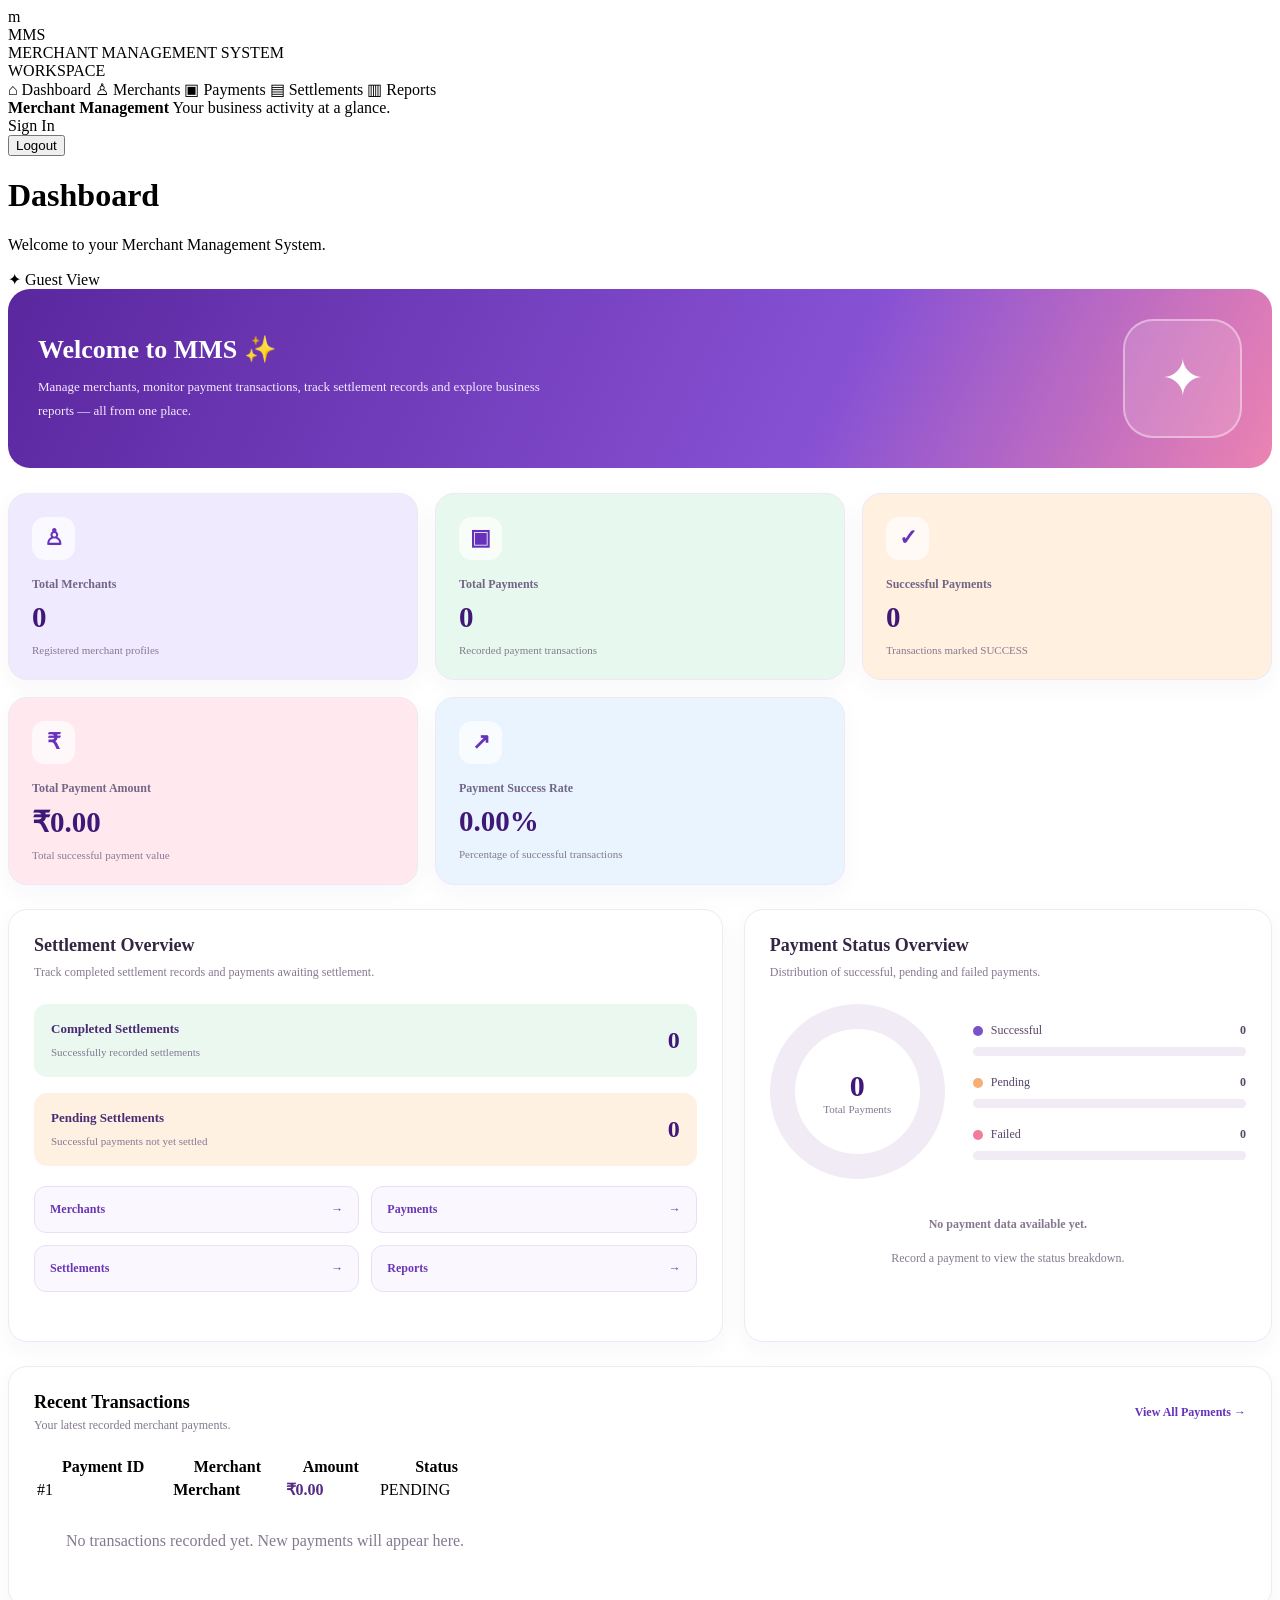
<file: src/main/resources/templates/index.html>
<!DOCTYPE html>
<html lang="en" xmlns:th="http://www.thymeleaf.org">

<head>
    <meta charset="UTF-8">
    <meta name="viewport"
          content="width=device-width, initial-scale=1.0">

    <title>MMS | Dashboard</title>

    <link rel="stylesheet" th:href="@{/css/mms-theme.css}">
    <link rel="stylesheet" th:href="@{/css/premium-pages.css}">
    <link rel="stylesheet" th:href="@{/css/premium-unified.css(v=3)}">

    <style>
        :root {
            --purple: #6631bb;
            --deep-purple: #401878;
            --pink: #f7779b;
            --peach: #ffbd91;
            --text: #342543;
            --muted: #857991;
            --border: #efe8f5;
        }

        .dashboard-banner {
            display: flex;
            align-items: center;
            justify-content: space-between;
            gap: 24px;
            padding: 30px;
            margin-bottom: 25px;
            border-radius: 22px;
            background: linear-gradient(
                115deg, #5b279f, #8751d4 65%, #ec83b2
            );
            color: white;
            overflow: hidden;
        }

        .dashboard-banner h2 {
            margin: 0 0 10px;
            font-size: 26px;
            color: white;
        }

        .dashboard-banner p {
            margin: 0;
            max-width: 540px;
            color: #f5eaff;
            font-size: 13px;
            line-height: 1.8;
        }

        .banner-decoration {
            display: grid;
            place-items: center;
            flex-shrink: 0;
            width: 115px;
            height: 115px;
            border: 2px solid #ffffff65;
            border-radius: 30px;
            background: #ffffff24;
            font-size: 52px;
        }

        .stats-grid {
            display: grid;
            grid-template-columns: repeat(5, minmax(0, 1fr));
            gap: 17px;
            margin-bottom: 24px;
        }

        .stat-card {
            padding: 23px;
            border: 1px solid var(--border);
            border-radius: 19px;
            box-shadow: 0 8px 24px #3920640a;
        }

        .stat-card:nth-child(1) { background: #f0eaff; }
        .stat-card:nth-child(2) { background: #e7f8ef; }
        .stat-card:nth-child(3) { background: #fff0df; }
        .stat-card:nth-child(4) { background: #ffe9ef; }
        .stat-card:nth-child(5) { background: #e9f4ff; }

        .stat-icon {
            display: grid;
            place-items: center;
            width: 43px;
            height: 43px;
            margin-bottom: 17px;
            border-radius: 13px;
            background: #ffffffb5;
            color: var(--purple);
            font-size: 22px;
            font-weight: 800;
        }

        .stat-label {
            display: block;
            margin-bottom: 9px;
            color: #736587;
            font-size: 12px;
            font-weight: 700;
        }

        .stat-value {
            display: block;
            color: var(--deep-purple);
            font-size: 29px;
            font-weight: 800;
            overflow-wrap: anywhere;
        }

        .stat-description {
            display: block;
            margin-top: 10px;
            color: var(--muted);
            font-size: 11px;
        }

        .dashboard-grid {
            display: grid;
            grid-template-columns:
                minmax(0, 1.15fr) minmax(0, 0.85fr);
            gap: 21px;
            margin-bottom: 24px;
        }

        .dashboard-panel {
            padding: 25px;
            border: 1px solid var(--border);
            border-radius: 19px;
            background: white;
            box-shadow: 0 8px 24px #3920640a;
        }

        .panel-heading {
            margin-bottom: 22px;
        }

        .panel-heading h3 {
            margin: 0 0 6px;
            color: var(--text);
            font-size: 18px;
            font-weight: 800;
        }

        .panel-heading p {
            margin: 0;
            color: var(--muted);
            font-size: 12px;
            line-height: 1.7;
        }

        .settlement-list {
            display: flex;
            flex-direction: column;
            gap: 16px;
        }

        .settlement-item {
            display: flex;
            justify-content: space-between;
            align-items: center;
            gap: 12px;
            padding: 17px;
            border-radius: 13px;
            background: #f8f4ff;
        }

        .settlement-item.completed { background: #eaf8f0; }
        .settlement-item.pending { background: #fff1e2; }

        .settlement-item strong {
            display: block;
            margin-bottom: 5px;
            color: #4b2b73;
            font-size: 13px;
        }

        .settlement-item small {
            color: var(--muted);
            font-size: 11px;
        }

        .settlement-count {
            color: var(--deep-purple);
            font-size: 24px;
            font-weight: 800;
        }

        .quick-links {
            display: grid;
            grid-template-columns: repeat(2, minmax(0, 1fr));
            gap: 12px;
            margin-top: 20px;
        }

        .quick-link {
            display: flex;
            align-items: center;
            justify-content: space-between;
            gap: 10px;
            padding: 15px;
            border: 1px solid #e9dff9;
            border-radius: 12px;
            background: #faf7ff;
            color: #6936b4;
            text-decoration: none;
            font-size: 12px;
            font-weight: 800;
            transition: 0.2s;
        }

        .quick-link:hover {
            background: #eee5ff;
            transform: translateY(-2px);
        }

        .status-layout {
            display: flex;
            align-items: center;
            justify-content: center;
            flex-wrap: wrap;
            gap: 28px;
        }

        .donut {
            display: grid;
            place-items: center;
            flex-shrink: 0;
            width: 175px;
            height: 175px;
            border-radius: 50%;
            background: #f0ebf5;
        }

        .donut-hole {
            display: flex;
            flex-direction: column;
            justify-content: center;
            align-items: center;
            width: 125px;
            height: 125px;
            border-radius: 50%;
            background: white;
            text-align: center;
        }

        .donut-hole strong {
            color: var(--deep-purple);
            font-size: 30px;
            font-weight: 800;
        }

        .donut-hole small {
            color: var(--muted);
            font-size: 11px;
        }

        .status-breakdown {
            flex: 1;
            min-width: 180px;
            display: flex;
            flex-direction: column;
            gap: 19px;
        }

        .status-row {
            display: flex;
            justify-content: space-between;
            gap: 12px;
            margin-bottom: 9px;
            color: #574568;
            font-size: 12px;
        }

        .status-label {
            display: flex;
            align-items: center;
            gap: 8px;
        }

        .status-dot {
            display: inline-block;
            width: 10px;
            height: 10px;
            border-radius: 50%;
        }

        .progress-track {
            height: 9px;
            overflow: hidden;
            border-radius: 20px;
            background: #f0ebf5;
        }

        .progress-fill {
            height: 100%;
            width: 0%;
            border-radius: inherit;
        }

        .chart-empty {
            padding: 35px 15px;
            color: var(--muted);
            text-align: center;
            font-size: 12px;
            line-height: 1.8;
        }

        .transactions-panel {
            margin-bottom: 24px;
        }

        .panel-toolbar {
            display: flex;
            justify-content: space-between;
            align-items: center;
            flex-wrap: wrap;
            gap: 12px;
            margin-bottom: 22px;
        }

        .panel-toolbar h3 {
            margin: 0 0 5px;
            font-size: 18px;
        }

        .panel-toolbar p {
            margin: 0;
            color: var(--muted);
            font-size: 12px;
        }

        .view-all {
            color: var(--purple);
            font-size: 12px;
            font-weight: 800;
            text-decoration: none;
        }

        .amount-cell {
            color: #542b85;
            font-weight: 800;
        }

        .empty {
            padding: 30px;
            color: var(--muted);
            text-align: center;
        }

        @media (max-width: 1350px) {
            .stats-grid {
                grid-template-columns: repeat(3, minmax(0, 1fr));
            }
        }

        @media (max-width: 1000px) {
            .dashboard-grid {
                grid-template-columns: 1fr;
            }

            .stats-grid {
                grid-template-columns: repeat(2, minmax(0, 1fr));
            }
        }

        @media (max-width: 650px) {
            .stats-grid {
                grid-template-columns: 1fr;
            }

            .dashboard-banner {
                padding: 23px;
            }

            .banner-decoration {
                display: none;
            }

            .quick-links {
                grid-template-columns: 1fr;
            }

            .dashboard-panel {
                padding: 18px;
            }
        }
    </style>
</head>

<body>

    <!-- SIDEBAR -->
    <aside class="sidebar">

        <div class="mms-brand">
            <div class="mms-logo">m</div>

            <div>
                <div class="mms-name">MMS</div>
                <div class="mms-caption">
                    MERCHANT MANAGEMENT SYSTEM
                </div>
            </div>
        </div>

        <div class="nav-label">WORKSPACE</div>

        <a class="nav active"
           aria-current="page"
           th:href="@{/}">
            <span class="symbol">⌂</span>
            Dashboard
        </a>

        <a class="nav" th:href="@{/merchants}">
            <span class="symbol">♙</span>
            Merchants
        </a>

        <a class="nav" th:href="@{/payments}">
            <span class="symbol">▣</span>
            Payments
        </a>

        <a class="nav" th:href="@{/settlements}">
            <span class="symbol">▤</span>
            Settlements
        </a>

        <a class="nav" th:href="@{/reports}">
            <span class="symbol">▥</span>
            Reports
        </a>

        <div class="sidebar-bottom">
            <strong>Merchant Management</strong>
            Your business activity at a glance.
        </div>

        <a class="nav"
           th:href="@{/login}"
           th:unless="${isAdmin}">
            Sign In
        </a>

        <form class="logout-form"
              th:action="@{/logout}"
              method="post"
              th:if="${isAdmin}">

            <input type="hidden"
                   th:name="${_csrf.parameterName}"
                   th:value="${_csrf.token}">

            <button class="logout-button" type="submit">
                Logout
            </button>
        </form>

    </aside>

    <!-- MAIN CONTENT -->
    <main class="main">

        <header class="header">
            <div>
                <h1>Dashboard</h1>
                <p class="subtitle">
                    Welcome to your Merchant Management System.
                </p>
            </div>

            <div class="admin-pill">
                <span class="admin-avatar">✦</span>
                <span th:text="${isAdmin}
                    ? 'Administrator'
                    : 'Guest View'">
                    Guest View
                </span>
            </div>
        </header>

        <!-- WELCOME BANNER -->
        <section class="dashboard-banner">

            <div>
                <h2>Welcome to MMS ✨</h2>
                <p>
                    Manage merchants, monitor payment transactions,
                    track settlement records and explore business
                    reports — all from one place.
                </p>
            </div>

            <div class="banner-decoration" aria-hidden="true">
                ✦
            </div>

        </section>

        <!-- DASHBOARD STATISTICS -->
        <section class="stats-grid">

            <div class="stat-card">
                <span class="stat-icon">♙</span>
                <span class="stat-label">Total Merchants</span>
                <span class="stat-value"
                      th:text="${totalMerchants}">0</span>
                <span class="stat-description">
                    Registered merchant profiles
                </span>
            </div>

            <div class="stat-card">
                <span class="stat-icon">▣</span>
                <span class="stat-label">Total Payments</span>
                <span class="stat-value"
                      th:text="${totalPayments}">0</span>
                <span class="stat-description">
                    Recorded payment transactions
                </span>
            </div>

            <div class="stat-card">
                <span class="stat-icon">✓</span>
                <span class="stat-label">Successful Payments</span>
                <span class="stat-value"
                      th:text="${successfulPayments}">0</span>
                <span class="stat-description">
                    Transactions marked SUCCESS
                </span>
            </div>

            <div class="stat-card">
                <span class="stat-icon">₹</span>
                <span class="stat-label">Total Payment Amount</span>
                <span class="stat-value"
                      th:text="|₹${#numbers.formatDecimal(
                          totalAmount, 1, 'COMMA', 2, 'POINT'
                      )}|">₹0.00</span>
                <span class="stat-description">
                    Total successful payment value
                </span>
            </div>

            <!-- NEW SUCCESS RATE CARD -->
            <div class="stat-card">
                <span class="stat-icon">↗</span>
                <span class="stat-label">Payment Success Rate</span>
                <span class="stat-value"
                      th:text="|${#numbers.formatDecimal(
                          successRate, 1, 2
                      )}%|">0.00%</span>
                <span class="stat-description">
                    Percentage of successful transactions
                </span>
            </div>

        </section>

        <!-- SETTLEMENT AND PAYMENT STATUS -->
        <section class="dashboard-grid">

            <!-- SETTLEMENT OVERVIEW -->
            <div class="dashboard-panel">

                <div class="panel-heading">
                    <h3>Settlement Overview</h3>
                    <p>
                        Track completed settlement records
                        and payments awaiting settlement.
                    </p>
                </div>

                <div class="settlement-list">

                    <div class="settlement-item completed">
                        <div>
                            <strong>Completed Settlements</strong>
                            <small>
                                Successfully recorded settlements
                            </small>
                        </div>
                        <span class="settlement-count"
                              th:text="${completedSettlements}">0</span>
                    </div>

                    <div class="settlement-item pending">
                        <div>
                            <strong>Pending Settlements</strong>
                            <small>
                                Successful payments not yet settled
                            </small>
                        </div>
                        <span class="settlement-count"
                              th:text="${pendingSettlements}">0</span>
                    </div>

                </div>

                <div class="quick-links">

                    <a class="quick-link" th:href="@{/merchants}">
                        Merchants <span>→</span>
                    </a>

                    <a class="quick-link" th:href="@{/payments}">
                        Payments <span>→</span>
                    </a>

                    <a class="quick-link" th:href="@{/settlements}">
                        Settlements <span>→</span>
                    </a>

                    <a class="quick-link" th:href="@{/reports}">
                        Reports <span>→</span>
                    </a>

                </div>

            </div>

            <!-- PAYMENT STATUS CHART -->
            <div class="dashboard-panel">

                <div class="panel-heading">
                    <h3>Payment Status Overview</h3>
                    <p>
                        Distribution of successful,
                        pending and failed payments.
                    </p>
                </div>

                <div th:if="${totalPayments != null
                            and totalPayments > 0}">

                    <div class="status-layout">

                        <div class="donut"
                             id="paymentDonut"
                             th:attr="data-success=${successfulPayments},
                                      data-pending=${pendingPayments},
                                      data-failed=${failedPayments}">

                            <div class="donut-hole">
                                <strong th:text="${totalPayments}">0</strong>
                                <small>Total Payments</small>
                            </div>

                        </div>

                        <div class="status-breakdown">

                            <div>
                                <div class="status-row">
                                    <span class="status-label">
                                        <span class="status-dot"
                                              style="background:#7951c9;">
                                        </span>
                                        Successful
                                    </span>
                                    <strong th:text="${successfulPayments}">
                                        0
                                    </strong>
                                </div>
                                <div class="progress-track">
                                    <div class="progress-fill"
                                         id="successProgress"
                                         style="background:#7951c9;">
                                    </div>
                                </div>
                            </div>

                            <div>
                                <div class="status-row">
                                    <span class="status-label">
                                        <span class="status-dot"
                                              style="background:#f6ae75;">
                                        </span>
                                        Pending
                                    </span>
                                    <strong th:text="${pendingPayments}">
                                        0
                                    </strong>
                                </div>
                                <div class="progress-track">
                                    <div class="progress-fill"
                                         id="pendingProgress"
                                         style="background:#f6ae75;">
                                    </div>
                                </div>
                            </div>

                            <div>
                                <div class="status-row">
                                    <span class="status-label">
                                        <span class="status-dot"
                                              style="background:#f17c9b;">
                                        </span>
                                        Failed
                                    </span>
                                    <strong th:text="${failedPayments}">
                                        0
                                    </strong>
                                </div>
                                <div class="progress-track">
                                    <div class="progress-fill"
                                         id="failedProgress"
                                         style="background:#f17c9b;">
                                    </div>
                                </div>
                            </div>

                        </div>
                    </div>
                </div>

                <div class="chart-empty"
                     th:unless="${totalPayments != null
                                 and totalPayments > 0}">
                    <strong>No payment data available yet.</strong>
                    <p>
                        Record a payment to view the status breakdown.
                    </p>
                </div>

            </div>

        </section>

        <!-- RECENT TRANSACTIONS -->
        <section class="dashboard-panel transactions-panel">

            <div class="panel-toolbar">
                <div>
                    <h3>Recent Transactions</h3>
                    <p>
                        Your latest recorded merchant payments.
                    </p>
                </div>

                <a class="view-all" th:href="@{/payments}">
                    View All Payments →
                </a>
            </div>

            <div class="table-wrap">
                <table>
                    <thead>
                        <tr>
                            <th>Payment ID</th>
                            <th>Merchant</th>
                            <th>Amount</th>
                            <th>Status</th>
                        </tr>
                    </thead>

                    <tbody>

                        <tr th:each="payment : ${recentPayments}">

                            <td th:text="|#${payment.payment_id}|">
                                #1
                            </td>

                            <td>
                                <strong th:text="${payment.merchant_name}">
                                    Merchant
                                </strong>
                            </td>

                            <td class="amount-cell"
                                th:text="|₹${#numbers.formatDecimal(
                                    payment.amount, 1, 'COMMA',
                                    2, 'POINT'
                                )}|">
                                ₹0.00
                            </td>

                            <td>
                                <span class="status"
                                      th:classappend="${payment.payment_status}"
                                      th:text="${payment.payment_status}">
                                    PENDING
                                </span>
                            </td>

                        </tr>

                        <tr th:if="${#lists.isEmpty(recentPayments)}">
                            <td colspan="4" class="empty">
                                No transactions recorded yet.
                                New payments will appear here.
                            </td>
                        </tr>

                    </tbody>
                </table>
            </div>

        </section>

    </main>

    <!-- PAYMENT CHART JAVASCRIPT -->
    <script>
        document.addEventListener(
            "DOMContentLoaded",
            function() {

                const donut =
                    document.getElementById("paymentDonut");

                if (!donut) {
                    return;
                }

                const success =
                    Number(donut.dataset.success) || 0;

                const pending =
                    Number(donut.dataset.pending) || 0;

                const failed =
                    Number(donut.dataset.failed) || 0;

                const total = success + pending + failed;

                if (total <= 0) {
                    return;
                }

                const successPercent =
                    success / total * 100;

                const pendingPercent =
                    pending / total * 100;

                const successEnd = successPercent;

                const pendingEnd =
                    successPercent + pendingPercent;

                donut.style.background =
                    "conic-gradient(" +
                    "#7951c9 0% " + successEnd + "%, " +
                    "#f6ae75 " + successEnd + "% " +
                    pendingEnd + "%, " +
                    "#f17c9b " + pendingEnd + "% 100%)";

                document.getElementById(
                    "successProgress"
                ).style.width = successPercent + "%";

                document.getElementById(
                    "pendingProgress"
                ).style.width = pendingPercent + "%";

                document.getElementById(
                    "failedProgress"
                ).style.width =
                    (failed / total * 100) + "%";
            }
        );
    </script>

</body>
</html>
</file>
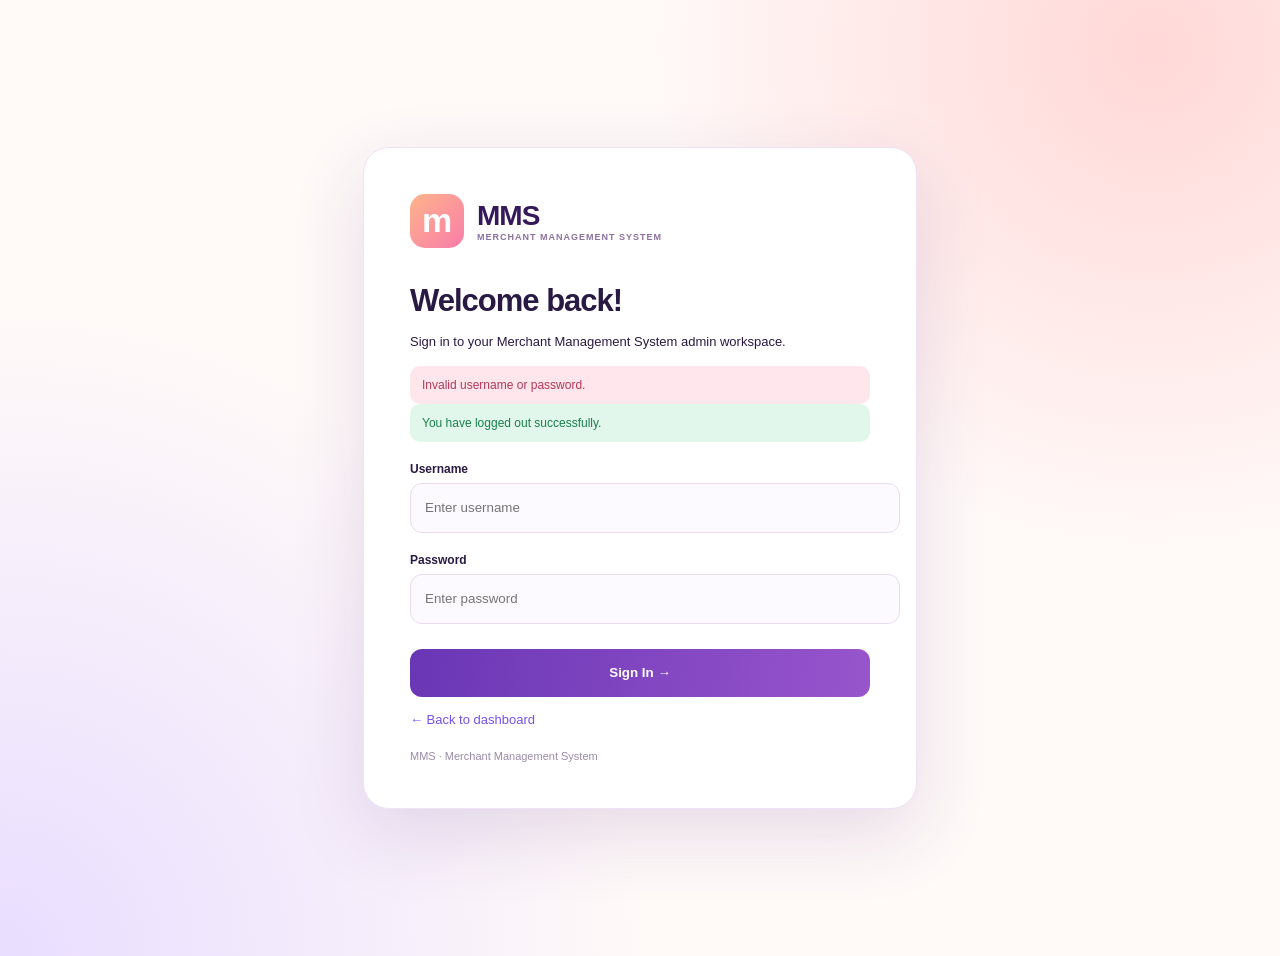
<file: src/main/resources/templates/login.html>
<!DOCTYPE html><html lang="en" xmlns:th="http://www.thymeleaf.org"><head><meta charset="UTF-8"><meta name="viewport" content="width=device-width,initial-scale=1"><title>MMS | Admin Login</title><link rel="stylesheet" th:href="@{/css/mms-theme.css}"><style>body{min-height:100vh;display:grid;place-items:center;background:linear-gradient(130deg,#eee8ff,#fff0df,#ffe1ec);padding:20px}.login-card{width:100%;max-width:430px;background:white;padding:40px;border-radius:24px;box-shadow:0 20px 60px #6c4b9b22}.login-card .brand{margin:0 0 18px}.login-card h1{margin:0 0 8px}.login-card p{color:var(--muted);font-size:13px;line-height:1.6}.login-card label{display:block;margin:20px 0 7px;font-size:12px;font-weight:800}.login-card input,.login-card button{width:100%}.login-card button{margin-top:25px}.login-card .footer{margin-top:20px}.message{padding:12px;border-radius:10px;background:#ffe6ec;color:#b43858;font-size:12px}.message.ok{background:#e2f7ec;color:#19804c}body{background:radial-gradient(circle at 90% 5%,#ffd8d7 0,transparent 34%),radial-gradient(circle at 0 100%,#e9ddff 0,transparent 40%),#fff9f8;color:#291a43;font-family:Inter,Segoe UI,Arial,sans-serif}.login-card{max-width:460px;border:1px solid #eee2f4;border-radius:26px;padding:46px;box-shadow:0 25px 75px #50287c24}.login-card .brand{display:flex;align-items:center;gap:13px;margin-bottom:35px;color:#35195b}.mark{display:grid;place-items:center;width:54px;height:54px;border-radius:15px;background:linear-gradient(135deg,#ffb48b,#f87ca9);color:white;font-size:34px;font-weight:900}.brand strong{display:block;font-size:28px;letter-spacing:-1px}.brand small{display:block;font-size:9px;letter-spacing:1px;font-weight:800;color:#8b719e}.login-card h1{font-size:31px;letter-spacing:-1px}.login-card input{height:48px;border:1px solid #e7dcf0;border-radius:12px;padding:0 14px;background:#fcfaff}.login-card button.primary{height:48px;border:0;border-radius:12px;background:linear-gradient(100deg,#6936b5,#9855cc);color:white;font-weight:800;cursor:pointer}.login-card .footer{color:#998ba8;font-size:11px} </style></head><body><div class="login-card"><div class="brand"><span class="mark">m</span><span><strong>MMS</strong><small>MERCHANT MANAGEMENT SYSTEM</small></span></div><h1>Welcome back!</h1><p>Sign in to your Merchant Management System admin workspace.</p><div class="message" th:if="${param.error}">Invalid username or password.</div><div class="message ok" th:if="${param.logout}">You have logged out successfully.</div><form th:action="@{/login}" method="post"><label>Username</label><input name="username" type="text" autocomplete="username" required placeholder="Enter username"><label>Password</label><input name="password" type="password" autocomplete="current-password" required placeholder="Enter password"><button class="primary" type="submit">Sign In →</button></form><p><a href="/" style="color:#7650ee;text-decoration:none">← Back to dashboard</a></p><div class="footer">MMS · Merchant Management System</div></div></body></html>
</file>
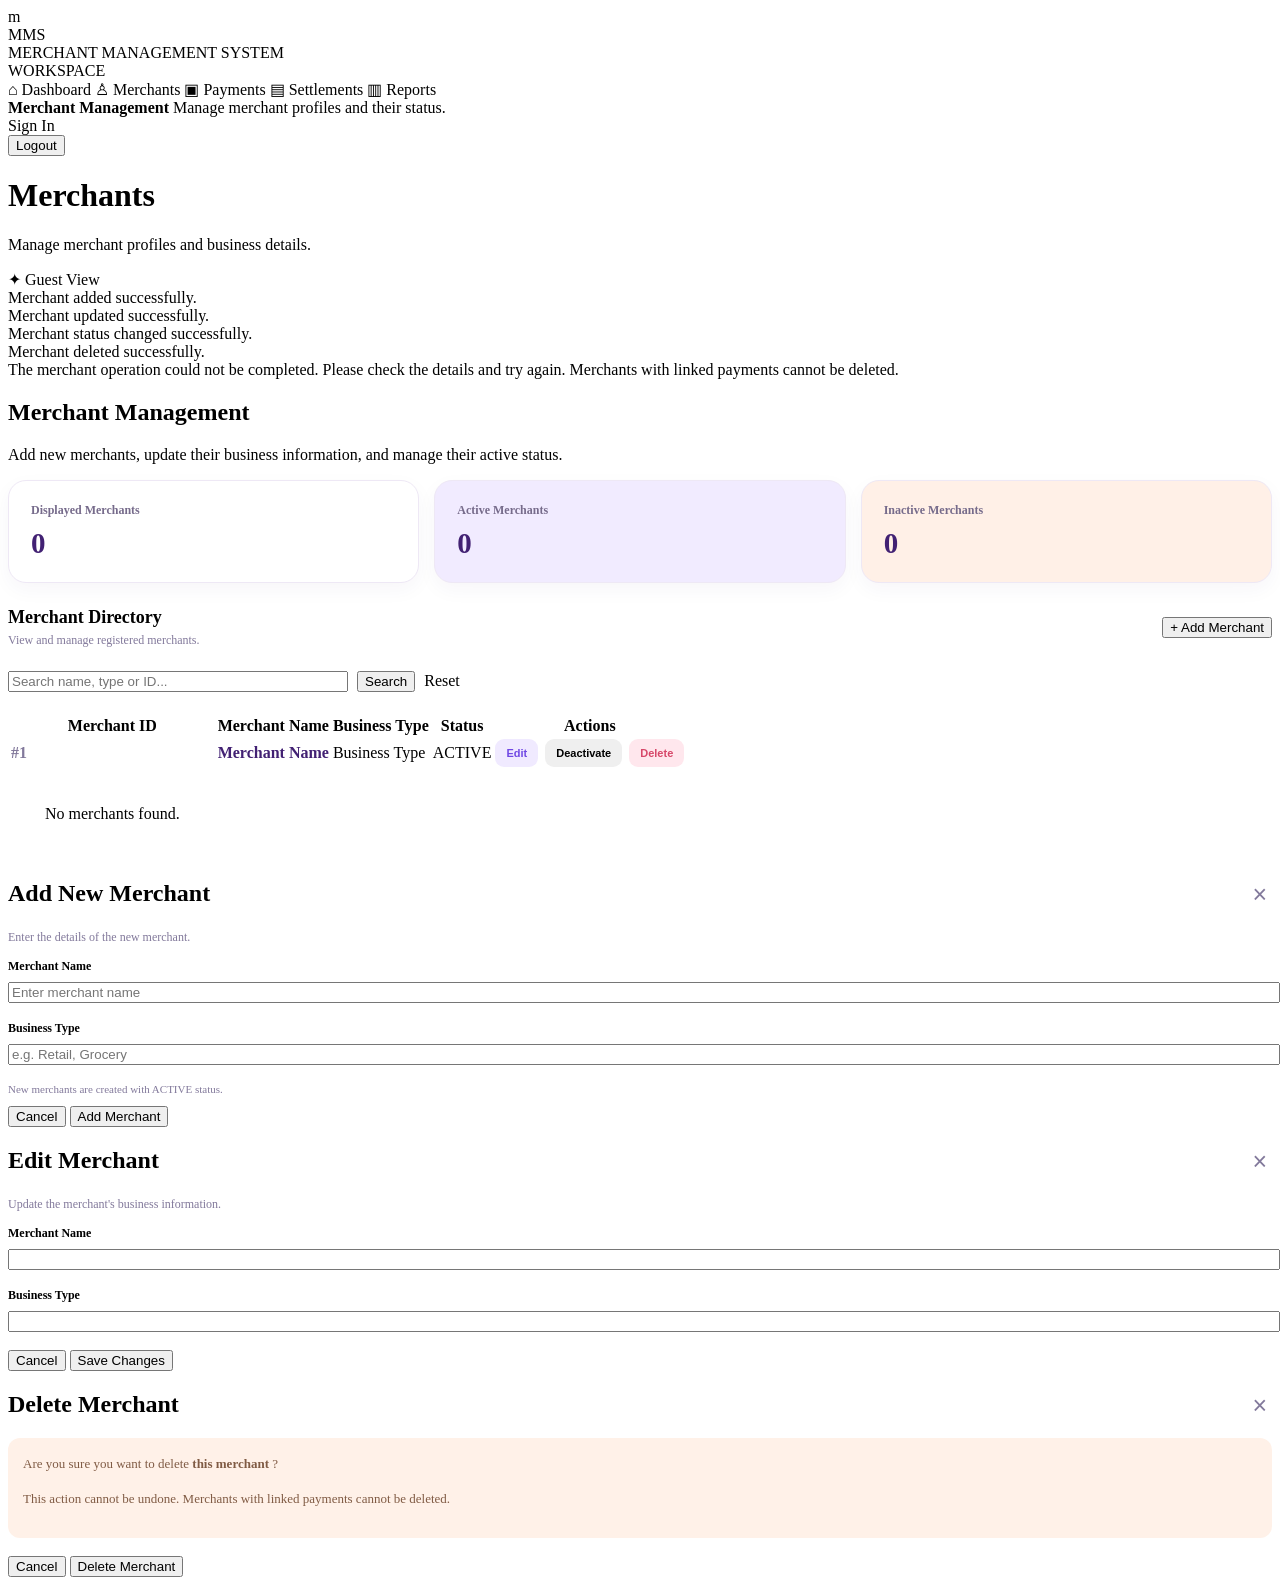
<file: src/main/resources/templates/merchants.html>
<!DOCTYPE html>
<html lang="en" xmlns:th="http://www.thymeleaf.org">

<head>
    <meta charset="UTF-8">
    <meta name="viewport"
          content="width=device-width, initial-scale=1.0">

    <title>MMS | Merchants</title>

    <link rel="stylesheet"
          th:href="@{/css/mms-theme.css}">

    <link rel="stylesheet"
          th:href="@{/css/premium-pages.css}">

    <link rel="stylesheet"
          th:href="@{/css/premium-unified.css(v=3)}">

    <style>
        .merchant-summary {
            display: grid;
            grid-template-columns: repeat(3, minmax(0, 1fr));
            gap: 15px;
            margin-bottom: 24px;
        }

        .summary-tile {
            padding: 22px;
            background: white;
            border: 1px solid #eee8f5;
            border-radius: 18px;
            box-shadow: 0 7px 20px #3920640a;
        }

        .summary-tile:nth-child(2) {
            background: #f1ebff;
        }

        .summary-tile:nth-child(3) {
            background: #fff0e7;
        }

        .summary-label {
            display: block;
            margin-bottom: 9px;
            color: #766b8b;
            font-size: 12px;
            font-weight: 700;
        }

        .summary-number {
            display: block;
            color: #422173;
            font-size: 29px;
            font-weight: 800;
        }

        .merchant-toolbar {
            display: flex;
            justify-content: space-between;
            align-items: center;
            flex-wrap: wrap;
            gap: 15px;
            margin-bottom: 23px;
        }

        .merchant-toolbar h3 {
            margin: 0 0 5px;
            font-size: 18px;
        }

        .merchant-toolbar p {
            margin: 0;
            color: #82799b;
            font-size: 12px;
        }

        .merchant-search {
            display: flex;
            align-items: center;
            flex-wrap: wrap;
            gap: 9px;
            margin-bottom: 22px;
        }

        .merchant-search input {
            width: min(100%, 340px);
        }

        .merchant-name {
            color: #422173;
            font-weight: 800;
        }

        .merchant-id {
            color: #82799b;
            font-weight: 800;
        }

        .merchant-actions {
            display: flex;
            align-items: center;
            flex-wrap: wrap;
            gap: 7px;
        }

        .merchant-actions form {
            margin: 0;
        }

        .action-btn {
            display: inline-flex;
            justify-content: center;
            align-items: center;
            padding: 8px 11px;
            border: 0;
            border-radius: 9px;
            font-size: 11px;
            font-weight: 800;
            cursor: pointer;
        }

        .action-edit {
            background: #f0eaff;
            color: #7048e4;
        }

        .action-status {
            background: #fff0de;
            color: #b8751e;
        }

        .action-activate {
            background: #e2f7ec;
            color: #18875b;
        }

        .action-delete {
            background: #ffe7ed;
            color: #d74769;
        }

        .action-btn:hover {
            filter: brightness(0.96);
        }

        .form-field {
            margin-bottom: 18px;
        }

        .form-field label {
            display: block;
            margin-bottom: 8px;
            font-size: 12px;
            font-weight: 800;
        }

        .form-field input {
            width: 100%;
        }

        .form-hint {
            margin-top: 7px;
            color: #82799b;
            font-size: 11px;
        }

        .modal-close {
            float: right;
            padding: 0 5px;
            border: none;
            background: transparent;
            color: #82799b;
            font-size: 25px;
            cursor: pointer;
        }

        .modal-description {
            color: #82799b;
            font-size: 12px;
            line-height: 1.7;
        }

        .confirmation-box {
            padding: 15px;
            background: #fff1e8;
            border-radius: 12px;
            color: #805b44;
            font-size: 13px;
            line-height: 1.7;
            margin: 18px 0;
        }

        .account-controls form {
            margin: 0;
        }

        @media (max-width: 900px) {
            .merchant-summary {
                grid-template-columns: 1fr;
            }
        }

        @media (max-width: 600px) {
            .merchant-toolbar {
                align-items: stretch;
            }

            .merchant-search input {
                flex: 1;
                min-width: 0;
            }
        }
    </style>
</head>

<body>

    <!-- SIDEBAR -->

    <aside class="sidebar">

        <div class="mms-brand">

            <div class="mms-logo">m</div>

            <div>
                <div class="mms-name">MMS</div>

                <div class="mms-caption">
                    MERCHANT MANAGEMENT SYSTEM
                </div>
            </div>

        </div>

        <div class="nav-label">WORKSPACE</div>

        <a class="nav" th:href="@{/}">
            <span class="symbol">⌂</span>
            Dashboard
        </a>

        <a class="nav active"
           aria-current="page"
           th:href="@{/merchants}">
            <span class="symbol">♙</span>
            Merchants
        </a>

        <a class="nav" th:href="@{/payments}">
            <span class="symbol">▣</span>
            Payments
        </a>

        <a class="nav" th:href="@{/settlements}">
            <span class="symbol">▤</span>
            Settlements
        </a>

        <a class="nav" th:href="@{/reports}">
            <span class="symbol">▥</span>
            Reports
        </a>

        <div class="sidebar-bottom">
            <strong>Merchant Management</strong>
            Manage merchant profiles and their status.
        </div>

        <a class="nav"
           th:href="@{/login}"
           th:unless="${isAdmin}">
            Sign In
        </a>

        <form class="logout-form"
              method="post"
              th:action="@{/logout}"
              th:if="${isAdmin}">

            <input type="hidden"
                   th:name="${_csrf.parameterName}"
                   th:value="${_csrf.token}">

            <button class="logout-button" type="submit">
                Logout
            </button>

        </form>

    </aside>

    <!-- MAIN CONTENT -->

    <main class="main">

        <header class="header">

            <div>
                <h1>Merchants</h1>

                <p class="subtitle">
                    Manage merchant profiles and business details.
                </p>
            </div>

            <div class="account-controls">

                <div class="admin-pill">
                    <span class="admin-avatar">✦</span>

                    <span th:text="${isAdmin}
                        ? 'Administrator'
                        : 'Guest View'">
                        Guest View
                    </span>
                </div>

            </div>

        </header>

        <!-- SUCCESS MESSAGES -->

        <div class="alert alert-success"
             th:if="${param.added != null}">
            Merchant added successfully.
        </div>

        <div class="alert alert-success"
             th:if="${param.updated != null}">
            Merchant updated successfully.
        </div>

        <div class="alert alert-success"
             th:if="${param.statusChanged != null}">
            Merchant status changed successfully.
        </div>

        <div class="alert alert-success"
             th:if="${param.deleted != null}">
            Merchant deleted successfully.
        </div>

        <!-- ERROR MESSAGE -->

        <div class="alert alert-error"
             th:if="${param.error != null}">
            The merchant operation could not be completed.
            Please check the details and try again.
            Merchants with linked payments cannot be deleted.
        </div>

        <!-- BANNER -->

        <section class="hero banner">

            <div class="hero-copy">

                <h2>Merchant Management</h2>

                <p>
                    Add new merchants, update their business
                    information, and manage their active status.
                </p>

            </div>

        </section>

        <!-- SUMMARY -->

        <section class="merchant-summary">

            <div class="summary-tile">

                <span class="summary-label">
                    Displayed Merchants
                </span>

                <span class="summary-number"
                      th:text="${#lists.size(merchants)}">
                    0
                </span>

            </div>

            <div class="summary-tile">

                <span class="summary-label">
                    Active Merchants
                </span>

                <span class="summary-number"
                      th:text="${#lists.size(
                          merchants.?[status == 'ACTIVE']
                      )}">
                    0
                </span>

            </div>

            <div class="summary-tile">

                <span class="summary-label">
                    Inactive Merchants
                </span>

                <span class="summary-number"
                      th:text="${#lists.size(
                          merchants.?[status == 'INACTIVE']
                      )}">
                    0
                </span>

            </div>

        </section>

        <!-- MERCHANT LIST -->

        <section class="panel">

            <div class="merchant-toolbar">

                <div>
                    <h3>Merchant Directory</h3>
                    <p>
                        View and manage registered merchants.
                    </p>
                </div>

                <button class="btn primary"
                        type="button"
                        th:if="${isAdmin}"
                        onclick="openModal('addModal')">
                    + Add Merchant
                </button>

            </div>

            <!-- SEARCH -->

            <form class="merchant-search"
                  method="get"
                  th:action="@{/merchants}">

                <input type="search"
                       name="search"
                       aria-label="Search merchants"
                       placeholder="Search name, type or ID..."
                       th:value="${search}">

                <button class="btn primary"
                        type="submit">
                    Search
                </button>

                <a class="btn secondary"
                   th:href="@{/merchants}">
                    Reset
                </a>

            </form>

            <!-- TABLE -->

            <div class="table-wrap">

                <table>

                    <thead>
                        <tr>
                            <th>Merchant ID</th>
                            <th>Merchant Name</th>
                            <th>Business Type</th>
                            <th>Status</th>
                            <th th:if="${isAdmin}">
                                Actions
                            </th>
                        </tr>
                    </thead>

                    <tbody>

                        <tr th:each="merchant : ${merchants}">

                            <td class="merchant-id"
                                th:text="|#${merchant.merchant_id}|">
                                #1
                            </td>

                            <td class="merchant-name"
                                th:text="${merchant.merchant_name}">
                                Merchant Name
                            </td>

                            <td th:text="${merchant.business_type}">
                                Business Type
                            </td>

                            <td>
                                <span class="status"
                                      th:classappend="${merchant.status}"
                                      th:text="${merchant.status}">
                                    ACTIVE
                                </span>
                            </td>

                            <td th:if="${isAdmin}">

                                <div class="merchant-actions">

                                    <!-- EDIT -->

                                    <button class="action-btn action-edit"
                                            type="button"
                                            th:attr="data-id=${merchant.merchant_id},
                                                     data-name=${merchant.merchant_name},
                                                     data-type=${merchant.business_type}"
                                            onclick="openEditModal(this)">
                                        Edit
                                    </button>

                                    <!-- ACTIVATE / DEACTIVATE -->

                                    <form method="post"
                                          th:action="@{/merchants/status}"
                                          onsubmit="return confirm('Change this merchant status?')">

                                        <input type="hidden"
                                               name="merchantId"
                                               th:value="${merchant.merchant_id}">

                                        <input type="hidden"
                                               th:name="${_csrf.parameterName}"
                                               th:value="${_csrf.token}">

                                        <button type="submit"
                                                class="action-btn"
                                                th:classappend="${merchant.status == 'ACTIVE'}
                                                    ? ' action-status'
                                                    : ' action-activate'"
                                                th:text="${merchant.status == 'ACTIVE'}
                                                    ? 'Deactivate'
                                                    : 'Activate'">
                                            Deactivate
                                        </button>

                                    </form>

                                    <!-- DELETE -->

                                    <button class="action-btn action-delete"
                                            type="button"
                                            th:attr="data-id=${merchant.merchant_id},
                                                     data-name=${merchant.merchant_name}"
                                            onclick="openDeleteModal(this)">
                                        Delete
                                    </button>

                                </div>

                            </td>

                        </tr>

                        <!-- EMPTY STATE -->

                        <tr th:if="${#lists.isEmpty(merchants)}">

                            <td th:colspan="${isAdmin} ? 5 : 4"
                                style="text-align:center;padding:35px;">
                                No merchants found.
                            </td>

                        </tr>

                    </tbody>

                </table>

            </div>

        </section>

    </main>

    <!-- ADD MERCHANT MODAL -->

    <div class="modal"
         id="addModal"
         role="dialog"
         aria-modal="true"
         aria-labelledby="addModalTitle"
         th:if="${isAdmin}">

        <div class="modal-content">

            <button class="modal-close"
                    type="button"
                    aria-label="Close"
                    onclick="closeModal('addModal')">
                ×
            </button>

            <h2 id="addModalTitle">
                Add New Merchant
            </h2>

            <p class="modal-description">
                Enter the details of the new merchant.
            </p>

            <form method="post"
                  th:action="@{/merchants/add}">

                <input type="hidden"
                       th:name="${_csrf.parameterName}"
                       th:value="${_csrf.token}">

                <div class="form-field">

                    <label for="addMerchantName">
                        Merchant Name
                    </label>

                    <input id="addMerchantName"
                           type="text"
                           name="merchantName"
                           maxlength="100"
                           placeholder="Enter merchant name"
                           required>

                </div>

                <div class="form-field">

                    <label for="addBusinessType">
                        Business Type
                    </label>

                    <input id="addBusinessType"
                           type="text"
                           name="businessType"
                           maxlength="100"
                           placeholder="e.g. Retail, Grocery"
                           required>

                </div>

                <p class="form-hint">
                    New merchants are created with ACTIVE status.
                </p>

                <div class="modal-actions">

                    <button class="btn secondary"
                            type="button"
                            onclick="closeModal('addModal')">
                        Cancel
                    </button>

                    <button class="btn primary"
                            type="submit">
                        Add Merchant
                    </button>

                </div>

            </form>

        </div>

    </div>

    <!-- EDIT MERCHANT MODAL -->

    <div class="modal"
         id="editModal"
         role="dialog"
         aria-modal="true"
         aria-labelledby="editModalTitle"
         th:if="${isAdmin}">

        <div class="modal-content">

            <button class="modal-close"
                    type="button"
                    aria-label="Close"
                    onclick="closeModal('editModal')">
                ×
            </button>

            <h2 id="editModalTitle">
                Edit Merchant
            </h2>

            <p class="modal-description">
                Update the merchant's business information.
            </p>

            <form method="post"
                  th:action="@{/merchants/edit}">

                <input type="hidden"
                       name="merchantId"
                       id="editMerchantId">

                <input type="hidden"
                       th:name="${_csrf.parameterName}"
                       th:value="${_csrf.token}">

                <div class="form-field">

                    <label for="editMerchantName">
                        Merchant Name
                    </label>

                    <input type="text"
                           name="merchantName"
                           id="editMerchantName"
                           maxlength="100"
                           required>

                </div>

                <div class="form-field">

                    <label for="editBusinessType">
                        Business Type
                    </label>

                    <input type="text"
                           name="businessType"
                           id="editBusinessType"
                           maxlength="100"
                           required>

                </div>

                <div class="modal-actions">

                    <button class="btn secondary"
                            type="button"
                            onclick="closeModal('editModal')">
                        Cancel
                    </button>

                    <button class="btn primary"
                            type="submit">
                        Save Changes
                    </button>

                </div>

            </form>

        </div>

    </div>

    <!-- DELETE MERCHANT MODAL -->

    <div class="modal"
         id="deleteModal"
         role="dialog"
         aria-modal="true"
         aria-labelledby="deleteModalTitle"
         th:if="${isAdmin}">

        <div class="modal-content">

            <button class="modal-close"
                    type="button"
                    aria-label="Close"
                    onclick="closeModal('deleteModal')">
                ×
            </button>

            <h2 id="deleteModalTitle">
                Delete Merchant
            </h2>

            <div class="confirmation-box">

                Are you sure you want to delete

                <strong id="deleteMerchantName">
                    this merchant
                </strong>?

                <p>
                    This action cannot be undone.
                    Merchants with linked payments
                    cannot be deleted.
                </p>

            </div>

            <form method="post"
                  th:action="@{/merchants/delete}">

                <input type="hidden"
                       name="merchantId"
                       id="deleteMerchantId">

                <input type="hidden"
                       th:name="${_csrf.parameterName}"
                       th:value="${_csrf.token}">

                <div class="modal-actions">

                    <button class="btn secondary"
                            type="button"
                            onclick="closeModal('deleteModal')">
                        Cancel
                    </button>

                    <button class="btn danger"
                            type="submit">
                        Delete Merchant
                    </button>

                </div>

            </form>

        </div>

    </div>

    <!-- JAVASCRIPT -->

    <script>

        function openModal(modalId) {
            const modal = document.getElementById(modalId);

            if (modal) {
                modal.style.display = "flex";
            }
        }

        function closeModal(modalId) {
            const modal = document.getElementById(modalId);

            if (modal) {
                modal.style.display = "none";
            }
        }

        function openEditModal(button) {

            document.getElementById("editMerchantId").value =
                button.dataset.id;

            document.getElementById("editMerchantName").value =
                button.dataset.name;

            document.getElementById("editBusinessType").value =
                button.dataset.type;

            openModal("editModal");
        }

        function openDeleteModal(button) {

            document.getElementById("deleteMerchantId").value =
                button.dataset.id;

            document.getElementById("deleteMerchantName").textContent =
                button.dataset.name;

            openModal("deleteModal");
        }

        window.addEventListener("click", function(event) {

            ["addModal", "editModal", "deleteModal"].forEach(
                function(modalId) {

                    const modal = document.getElementById(modalId);

                    if (modal && event.target === modal) {
                        closeModal(modalId);
                    }
                }
            );
        });

        document.addEventListener("keydown", function(event) {

            if (event.key === "Escape") {

                ["addModal", "editModal", "deleteModal"].forEach(
                    function(modalId) {
                        closeModal(modalId);
                    }
                );
            }
        });

    </script>

</body>
</html>
</file>
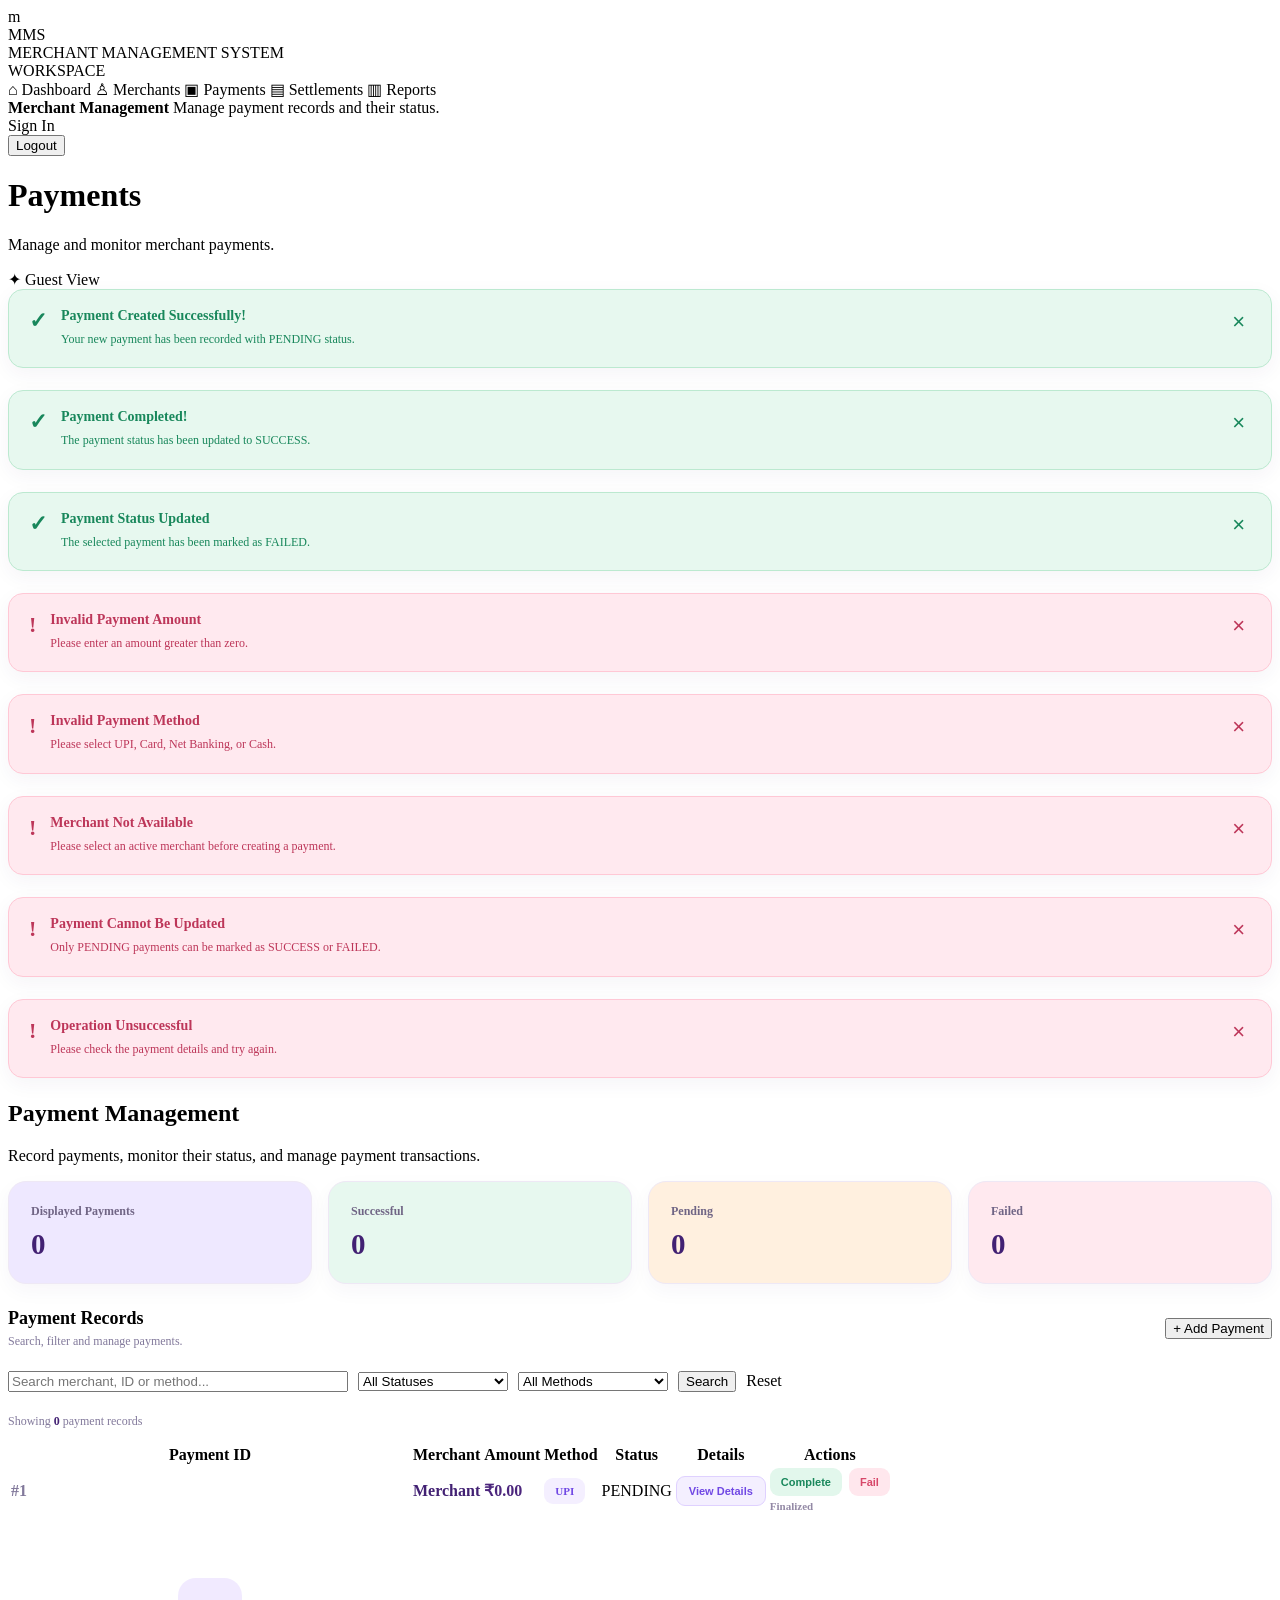
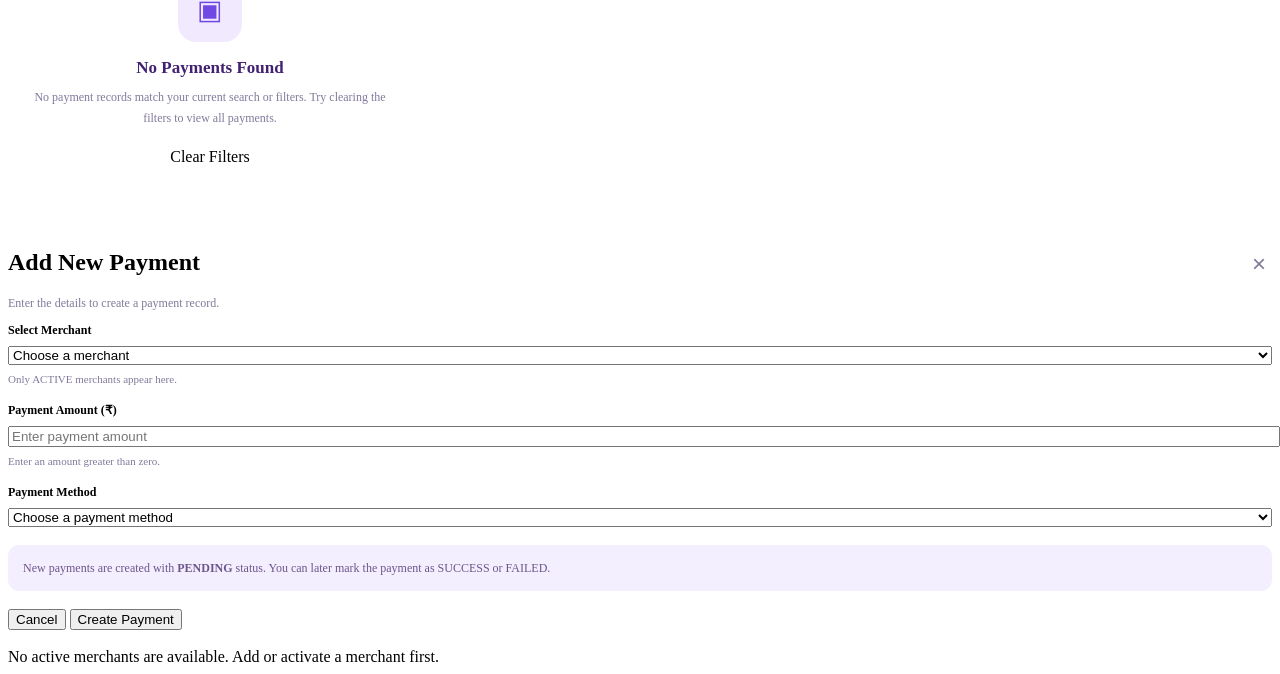
<file: src/main/resources/templates/payments.html>
<!DOCTYPE html>
<html lang="en" xmlns:th="http://www.thymeleaf.org">

<head>
    <meta charset="UTF-8">
    <meta name="viewport" content="width=device-width, initial-scale=1.0">
    <title>MMS | Payments</title>

    <link rel="stylesheet" th:href="@{/css/mms-theme.css}">
    <link rel="stylesheet" th:href="@{/css/premium-pages.css}">
    <link rel="stylesheet" th:href="@{/css/premium-unified.css(v=3)}">

    <style>
        /* PAYMENT SUMMARY */

        .payment-summary {
            display: grid;
            grid-template-columns: repeat(4, minmax(0, 1fr));
            gap: 16px;
            margin-bottom: 24px;
        }

        .summary-tile {
            padding: 22px;
            border: 1px solid #eee8f5;
            border-radius: 18px;
            box-shadow: 0 7px 20px #3920640a;
        }

        .summary-tile:nth-child(1) {
            background: #eee8ff;
        }

        .summary-tile:nth-child(2) {
            background: #e7f8ef;
        }

        .summary-tile:nth-child(3) {
            background: #fff0df;
        }

        .summary-tile:nth-child(4) {
            background: #ffe9ef;
        }

        .summary-label {
            display: block;
            margin-bottom: 9px;
            color: #706585;
            font-size: 12px;
            font-weight: 700;
        }

        .summary-number {
            display: block;
            color: #422173;
            font-size: 29px;
            font-weight: 800;
        }

        /* TOOLBAR */

        .payment-toolbar {
            display: flex;
            align-items: center;
            justify-content: space-between;
            flex-wrap: wrap;
            gap: 15px;
            margin-bottom: 22px;
        }

        .payment-toolbar h3 {
            margin: 0 0 5px;
            font-size: 18px;
            font-weight: 800;
        }

        .payment-toolbar p {
            margin: 0;
            color: #82799b;
            font-size: 12px;
        }

        /* FILTERS */

        .filter-form {
            display: flex;
            align-items: center;
            flex-wrap: wrap;
            gap: 10px;
            margin-bottom: 22px;
        }

        .filter-form input {
            flex: 1;
            min-width: 180px;
            max-width: 340px;
        }

        .filter-form select {
            min-width: 150px;
        }

        .filter-count {
            color: #82799b;
            font-size: 12px;
            margin-bottom: 14px;
        }

        .filter-count strong {
            color: #422173;
        }

        /* PAYMENT TABLE */

        .payment-id {
            color: #82799b;
            font-weight: 800;
        }

        .merchant-name {
            color: #422173;
            font-weight: 800;
        }

        .payment-amount {
            color: #4c267d;
            font-weight: 800;
        }

        .payment-method {
            display: inline-block;
            padding: 7px 11px;
            background: #f4efff;
            color: #7048e4;
            border-radius: 9px;
            font-size: 11px;
            font-weight: 800;
        }

        .payment-actions {
            display: flex;
            align-items: center;
            flex-wrap: wrap;
            gap: 7px;
        }

        .payment-actions form {
            margin: 0;
        }

        .action-button {
            padding: 8px 11px;
            border: none;
            border-radius: 9px;
            font-size: 11px;
            font-weight: 800;
            cursor: pointer;
        }

        .action-complete {
            background: #e2f7ec;
            color: #18875b;
        }

        .action-fail {
            background: #ffe7ed;
            color: #d74769;
        }

        .final-status {
            color: #9389a5;
            font-size: 11px;
            font-weight: 700;
        }

        /* FORM FIELDS */

        .form-field {
            margin-bottom: 18px;
        }

        .form-field label {
            display: block;
            margin-bottom: 8px;
            font-size: 12px;
            font-weight: 800;
        }

        .form-field input,
        .form-field select {
            width: 100%;
        }

        .form-hint {
            margin: 8px 0 0;
            color: #82799b;
            font-size: 11px;
        }

        .payment-note {
            padding: 13px 15px;
            margin: 18px 0;
            background: #f4efff;
            border-radius: 11px;
            color: #6d558b;
            font-size: 12px;
            line-height: 1.7;
        }

        /* MODALS */

        .modal-close {
            float: right;
            border: none;
            background: transparent;
            color: #82799b;
            font-size: 24px;
            cursor: pointer;
        }

        .modal-description {
            color: #82799b;
            font-size: 12px;
        }

        .account-controls form {
            margin: 0;
        }

        /* NOTIFICATIONS */

        .mms-notice {
            display: flex;
            align-items: flex-start;
            gap: 14px;
            padding: 18px 20px;
            margin-bottom: 22px;
            border: 1px solid;
            border-radius: 15px;
            box-shadow: 0 6px 20px #3920640d;
        }

        .mms-notice-success {
            background: #e7f8ef;
            border-color: #bce9d0;
            color: #18875b;
        }

        .mms-notice-error {
            background: #ffe9ef;
            border-color: #ffc8d5;
            color: #bd3659;
        }

        .mms-notice-icon {
            font-size: 22px;
            font-weight: 800;
        }

        .mms-notice-content {
            flex: 1;
        }

        .mms-notice-content strong {
            display: block;
            font-size: 14px;
            margin-bottom: 5px;
        }

        .mms-notice-content p {
            margin: 0;
            font-size: 12px;
            line-height: 1.7;
        }

        .mms-notice-close {
            border: none;
            background: transparent;
            color: inherit;
            font-size: 22px;
            cursor: pointer;
        }

        /* FIXED AND CENTERED EMPTY STATE */

        .empty-state-cell {
            padding: 0 !important;
            text-align: center !important;
            vertical-align: middle !important;
        }

        .mms-empty-state {
            box-sizing: border-box;
            width: 100%;
            min-height: 310px;
            padding: 45px 20px;

            display: flex !important;
            flex-direction: column !important;
            align-items: center !important;
            justify-content: center !important;

            text-align: center !important;
            margin: 0 auto;
        }

        .mms-empty-icon {
            width: 64px;
            height: 64px;

            display: flex;
            align-items: center;
            justify-content: center;

            flex-shrink: 0;
            margin: 0 auto 16px;

            background: #f1eaff;
            color: #7048e4;
            border-radius: 18px;
            font-size: 27px;
        }

        .mms-empty-state h3 {
            width: 100%;
            margin: 0 0 9px;

            color: #422173;
            font-size: 17px;

            text-align: center !important;
        }

        .mms-empty-state p {
            display: block;
            box-sizing: border-box;

            width: 100%;
            max-width: 360px !important;

            margin: 0 auto 18px !important;

            color: #82799b;
            font-size: 12px;
            line-height: 1.8;

            text-align: center !important;
            white-space: normal !important;
            overflow-wrap: break-word;
        }

        .mms-empty-state .btn {
            align-self: center !important;
            margin: 0 auto !important;
        }

        /* PAYMENT DETAILS */

        .receipt-view-button {
            padding: 8px 12px;
            border: 1px solid #dfd1ff;
            border-radius: 9px;

            background: #f4efff;
            color: #7048e4;

            font-size: 11px;
            font-weight: 800;
            cursor: pointer;
        }

        .receipt-view-button:hover {
            background: #e9ddff;
        }

        .receipt-sheet {
            margin-top: 20px;
            padding: 24px;

            border: 1px solid #eee8f5;
            border-radius: 16px;
            background: white;
        }

        .receipt-brand {
            color: #7048e4;
            font-weight: 900;
            letter-spacing: 1px;
        }

        .receipt-sheet h3 {
            margin: 8px 0 6px;
            color: #422173;
        }

        .receipt-subtitle {
            color: #82799b;
            font-size: 12px;
        }

        .receipt-line {
            display: flex;
            justify-content: space-between;
            gap: 15px;

            padding: 13px 0;
            border-bottom: 1px solid #f1edf6;
        }

        .receipt-line span {
            color: #706585;
        }

        .receipt-line strong {
            text-align: right;
            overflow-wrap: anywhere;
        }

        .receipt-total {
            font-size: 18px;
            color: #422173;
        }

        /* RESPONSIVE */

        @media (max-width: 1150px) {
            .payment-summary {
                grid-template-columns:
                    repeat(2, minmax(0, 1fr));
            }
        }

        @media (max-width: 650px) {
            .payment-summary {
                grid-template-columns: 1fr;
            }

            .filter-form {
                align-items: stretch;
            }

            .filter-form input,
            .filter-form select {
                width: 100%;
                max-width: none;
                flex: auto;
            }

            .mms-empty-state p {
                max-width: 280px !important;
            }
        }

        /* PRINT PAYMENT RECORD */

        @media print {
            body * {
                visibility: hidden !important;
            }

            #receiptModal,
            #receiptModal .receipt-sheet,
            #receiptModal .receipt-sheet * {
                visibility: visible !important;
            }

            #receiptModal {
                display: block !important;
                position: absolute !important;
                inset: 0 auto auto 0 !important;
                width: 100% !important;
                height: auto !important;
                background: white !important;
                overflow: visible !important;
            }

            #receiptModal .modal-content {
                display: block !important;
                position: static !important;
                width: 100% !important;
                max-width: none !important;
                margin: 0 !important;
                padding: 0 !important;
                box-shadow: none !important;
                border: none !important;
                visibility: visible !important;
                overflow: visible !important;
            }

            #receiptModal .receipt-sheet {
                border: none !important;
                padding: 10px !important;
                margin: 0 !important;
            }

            #receiptModal .modal-close,
            #receiptModal .modal-actions,
            #receiptModal > .modal-content > h2 {
                display: none !important;
            }
        }
    </style>
</head>

<body>

    <!-- SIDEBAR -->

    <aside class="sidebar">

        <div class="mms-brand">
            <div class="mms-logo">m</div>
            <div>
                <div class="mms-name">MMS</div>
                <div class="mms-caption">
                    MERCHANT MANAGEMENT SYSTEM
                </div>
            </div>
        </div>

        <div class="nav-label">WORKSPACE</div>

        <a class="nav" th:href="@{/}">
            <span class="symbol">⌂</span>
            Dashboard
        </a>

        <a class="nav" th:href="@{/merchants}">
            <span class="symbol">♙</span>
            Merchants
        </a>

        <a class="nav active"
           aria-current="page"
           th:href="@{/payments}">
            <span class="symbol">▣</span>
            Payments
        </a>

        <a class="nav" th:href="@{/settlements}">
            <span class="symbol">▤</span>
            Settlements
        </a>

        <a class="nav" th:href="@{/reports}">
            <span class="symbol">▥</span>
            Reports
        </a>

        <div class="sidebar-bottom">
            <strong>Merchant Management</strong>
            Manage payment records and their status.
        </div>

        <a class="nav"
           th:href="@{/login}"
           th:unless="${isAdmin}">
            Sign In
        </a>

        <form class="logout-form"
              th:action="@{/logout}"
              method="post"
              th:if="${isAdmin}">

            <input type="hidden"
                   th:name="${_csrf.parameterName}"
                   th:value="${_csrf.token}">

            <button class="logout-button" type="submit">
                Logout
            </button>
        </form>

    </aside>

    <!-- MAIN CONTENT -->

    <main class="main">

        <header class="header">

            <div>
                <h1>Payments</h1>
                <p class="subtitle">
                    Manage and monitor merchant payments.
                </p>
            </div>

            <div class="account-controls">
                <div class="admin-pill">
                    <span class="admin-avatar">✦</span>

                    <span th:text="${isAdmin}
                        ? 'Administrator'
                        : 'Guest View'">
                        Guest View
                    </span>
                </div>
            </div>

        </header>

        <!-- SUCCESS NOTIFICATIONS -->

        <div class="mms-notice mms-notice-success"
             th:if="${param.added != null}"
             role="status">

            <span class="mms-notice-icon">✓</span>

            <div class="mms-notice-content">
                <strong>Payment Created Successfully!</strong>
                <p>
                    Your new payment has been recorded
                    with PENDING status.
                </p>
            </div>

            <button class="mms-notice-close"
                    type="button"
                    aria-label="Dismiss notification"
                    onclick="this.parentElement.remove()">×</button>
        </div>

        <div class="mms-notice mms-notice-success"
             th:if="${param.completed != null}"
             role="status">

            <span class="mms-notice-icon">✓</span>

            <div class="mms-notice-content">
                <strong>Payment Completed!</strong>
                <p>
                    The payment status has been updated
                    to SUCCESS.
                </p>
            </div>

            <button class="mms-notice-close"
                    type="button"
                    aria-label="Dismiss notification"
                    onclick="this.parentElement.remove()">×</button>
        </div>

        <div class="mms-notice mms-notice-success"
             th:if="${param.failed != null}"
             role="status">

            <span class="mms-notice-icon">✓</span>

            <div class="mms-notice-content">
                <strong>Payment Status Updated</strong>
                <p>
                    The selected payment has been marked
                    as FAILED.
                </p>
            </div>

            <button class="mms-notice-close"
                    type="button"
                    aria-label="Dismiss notification"
                    onclick="this.parentElement.remove()">×</button>
        </div>

        <!-- ERROR NOTIFICATIONS -->

        <div class="mms-notice mms-notice-error"
             th:if="${param.error != null
                 and param.error[0] == 'amount'}"
             role="alert">

            <span class="mms-notice-icon">!</span>

            <div class="mms-notice-content">
                <strong>Invalid Payment Amount</strong>
                <p>Please enter an amount greater than zero.</p>
            </div>

            <button class="mms-notice-close"
                    type="button"
                    aria-label="Dismiss notification"
                    onclick="this.parentElement.remove()">×</button>
        </div>

        <div class="mms-notice mms-notice-error"
             th:if="${param.error != null
                 and param.error[0] == 'method'}"
             role="alert">

            <span class="mms-notice-icon">!</span>

            <div class="mms-notice-content">
                <strong>Invalid Payment Method</strong>
                <p>
                    Please select UPI, Card,
                    Net Banking, or Cash.
                </p>
            </div>

            <button class="mms-notice-close"
                    type="button"
                    aria-label="Dismiss notification"
                    onclick="this.parentElement.remove()">×</button>
        </div>

        <div class="mms-notice mms-notice-error"
             th:if="${param.error != null
                 and param.error[0] == 'merchant'}"
             role="alert">

            <span class="mms-notice-icon">!</span>

            <div class="mms-notice-content">
                <strong>Merchant Not Available</strong>
                <p>
                    Please select an active merchant
                    before creating a payment.
                </p>
            </div>

            <button class="mms-notice-close"
                    type="button"
                    aria-label="Dismiss notification"
                    onclick="this.parentElement.remove()">×</button>
        </div>

        <div class="mms-notice mms-notice-error"
             th:if="${param.error != null
                 and param.error[0] == 'invalidStatus'}"
             role="alert">

            <span class="mms-notice-icon">!</span>

            <div class="mms-notice-content">
                <strong>Payment Cannot Be Updated</strong>
                <p>
                    Only PENDING payments can be
                    marked as SUCCESS or FAILED.
                </p>
            </div>

            <button class="mms-notice-close"
                    type="button"
                    aria-label="Dismiss notification"
                    onclick="this.parentElement.remove()">×</button>
        </div>

        <div class="mms-notice mms-notice-error"
             th:if="${param.error != null
                 and param.error[0] != 'amount'
                 and param.error[0] != 'method'
                 and param.error[0] != 'merchant'
                 and param.error[0] != 'invalidStatus'}"
             role="alert">

            <span class="mms-notice-icon">!</span>

            <div class="mms-notice-content">
                <strong>Operation Unsuccessful</strong>
                <p>
                    Please check the payment details
                    and try again.
                </p>
            </div>

            <button class="mms-notice-close"
                    type="button"
                    aria-label="Dismiss notification"
                    onclick="this.parentElement.remove()">×</button>
        </div>

        <!-- BANNER -->

        <section class="hero banner">
            <div class="hero-copy">
                <h2>Payment Management</h2>
                <p>
                    Record payments, monitor their status,
                    and manage payment transactions.
                </p>
            </div>
        </section>

        <!-- PAYMENT SUMMARY -->

        <section class="payment-summary">

            <div class="summary-tile">
                <span class="summary-label">
                    Displayed Payments
                </span>
                <span class="summary-number"
                      th:text="${#lists.size(payments)}">0</span>
            </div>

            <div class="summary-tile">
                <span class="summary-label">
                    Successful
                </span>
                <span class="summary-number"
                      th:text="${#lists.size(payments.?[payment_status == 'SUCCESS'])}">
                    0
                </span>
            </div>

            <div class="summary-tile">
                <span class="summary-label">
                    Pending
                </span>
                <span class="summary-number"
                      th:text="${#lists.size(payments.?[payment_status == 'PENDING'])}">
                    0
                </span>
            </div>

            <div class="summary-tile">
                <span class="summary-label">
                    Failed
                </span>
                <span class="summary-number"
                      th:text="${#lists.size(payments.?[payment_status == 'FAILED'])}">
                    0
                </span>
            </div>

        </section>

        <!-- PAYMENT RECORDS -->

        <section class="panel">

            <div class="payment-toolbar">

                <div>
                    <h3>Payment Records</h3>
                    <p>Search, filter and manage payments.</p>
                </div>

                <button class="btn primary"
                        type="button"
                        th:if="${isAdmin}"
                        onclick="openModal('addPaymentModal')">
                    + Add Payment
                </button>
            </div>

            <!-- SEARCH AND FILTERS -->

            <form class="filter-form"
                  th:action="@{/payments}"
                  method="get">

                <input type="search"
                       name="search"
                       aria-label="Search payments"
                       placeholder="Search merchant, ID or method..."
                       th:value="${search}">

                <select name="status"
                        aria-label="Filter by payment status">

                    <option value="ALL"
                            th:selected="${status == 'ALL'}">
                        All Statuses
                    </option>

                    <option value="PENDING"
                            th:selected="${status == 'PENDING'}">
                        Pending
                    </option>

                    <option value="SUCCESS"
                            th:selected="${status == 'SUCCESS'}">
                        Successful
                    </option>

                    <option value="FAILED"
                            th:selected="${status == 'FAILED'}">
                        Failed
                    </option>
                </select>

                <select name="method"
                        aria-label="Filter by payment method">

                    <option value="ALL"
                            th:selected="${method == 'ALL'}">
                        All Methods
                    </option>

                    <option value="UPI"
                            th:selected="${method == 'UPI'}">
                        UPI
                    </option>

                    <option value="CARD"
                            th:selected="${method == 'CARD'}">
                        Card
                    </option>

                    <option value="NET_BANKING"
                            th:selected="${method == 'NET_BANKING'}">
                        Net Banking
                    </option>

                    <option value="CASH"
                            th:selected="${method == 'CASH'}">
                        Cash
                    </option>
                </select>

                <button class="btn primary" type="submit">
                    Search
                </button>

                <a class="btn secondary"
                   th:href="@{/payments}">
                    Reset
                </a>
            </form>

            <p class="filter-count">
                Showing
                <strong th:text="${#lists.size(payments)}">0</strong>
                payment records
            </p>

            <!-- PAYMENT TABLE -->

            <div class="table-wrap">

                <table>

                    <thead>
                        <tr>
                            <th>Payment ID</th>
                            <th>Merchant</th>
                            <th>Amount</th>
                            <th>Method</th>
                            <th>Status</th>
                            <th>Details</th>
                            <th th:if="${isAdmin}">Actions</th>
                        </tr>
                    </thead>

                    <tbody>

                        <tr th:each="payment : ${payments}">

                            <td class="payment-id"
                                th:text="|#${payment.payment_id}|">
                                #1
                            </td>

                            <td class="merchant-name"
                                th:text="${payment.merchant_name}">
                                Merchant
                            </td>

                            <td class="payment-amount"
                                th:text="|₹${#numbers.formatDecimal(payment.amount, 1, 'COMMA', 2, 'POINT')}|">
                                ₹0.00
                            </td>

                            <td>
                                <span class="payment-method"
                                      th:text="${payment.payment_method}">
                                    UPI
                                </span>
                            </td>

                            <td>
                                <span class="status"
                                      th:classappend="${payment.payment_status}"
                                      th:text="${payment.payment_status}">
                                    PENDING
                                </span>
                            </td>

                            <!-- DETAILS -->

                            <td>
                                <button type="button"
                                        class="receipt-view-button"
                                        th:attr="data-id=${payment.payment_id},
                                                 data-merchant=${payment.merchant_name},
                                                 data-amount=${payment.amount},
                                                 data-method=${payment.payment_method},
                                                 data-status=${payment.payment_status}"
                                        onclick="showPaymentDetails(this)">
                                    View Details
                                </button>
                            </td>

                            <!-- ADMIN ACTIONS -->

                            <td th:if="${isAdmin}">

                                <div class="payment-actions"
                                     th:if="${payment.payment_status == 'PENDING'}">

                                    <form method="post"
                                          th:action="@{/payments/complete}"
                                          onsubmit="return confirm('Mark this payment as SUCCESS?')">

                                        <input type="hidden"
                                               name="paymentId"
                                               th:value="${payment.payment_id}">

                                        <input type="hidden"
                                               th:name="${_csrf.parameterName}"
                                               th:value="${_csrf.token}">

                                        <button class="action-button action-complete"
                                                type="submit">
                                            Complete
                                        </button>
                                    </form>

                                    <form method="post"
                                          th:action="@{/payments/fail}"
                                          onsubmit="return confirm('Mark this payment as FAILED?')">

                                        <input type="hidden"
                                               name="paymentId"
                                               th:value="${payment.payment_id}">

                                        <input type="hidden"
                                               th:name="${_csrf.parameterName}"
                                               th:value="${_csrf.token}">

                                        <button class="action-button action-fail"
                                                type="submit">
                                            Fail
                                        </button>
                                    </form>
                                </div>

                                <span class="final-status"
                                      th:unless="${payment.payment_status == 'PENDING'}">
                                    Finalized
                                </span>
                            </td>
                        </tr>

                        <!-- CENTERED EMPTY STATE -->

                        <tr th:if="${#lists.isEmpty(payments)}">

                            <td class="empty-state-cell"
                                th:colspan="${isAdmin} ? 7 : 6">

                                <div class="mms-empty-state">

                                    <div class="mms-empty-icon">
                                        ▣
                                    </div>

                                    <h3>No Payments Found</h3>

                                    <p>
                                        No payment records match your current
                                        search or filters. Try clearing the
                                        filters to view all payments.
                                    </p>

                                    <a class="btn secondary"
                                       th:href="@{/payments}">
                                        Clear Filters
                                    </a>

                                </div>

                            </td>
                        </tr>

                    </tbody>
                </table>
            </div>
        </section>
    </main>

    <!-- ADD PAYMENT MODAL -->

    <div class="modal"
         id="addPaymentModal"
         role="dialog"
         aria-modal="true"
         aria-labelledby="addPaymentModalTitle"
         th:if="${isAdmin}">

        <div class="modal-content">

            <button class="modal-close"
                    type="button"
                    aria-label="Close"
                    onclick="closeModal('addPaymentModal')">
                ×
            </button>

            <h2 id="addPaymentModalTitle">
                Add New Payment
            </h2>

            <p class="modal-description">
                Enter the details to create a payment record.
            </p>

            <form method="post"
                  th:action="@{/payments/add}">

                <input type="hidden"
                       th:name="${_csrf.parameterName}"
                       th:value="${_csrf.token}">

                <div class="form-field">

                    <label for="merchantId">
                        Select Merchant
                    </label>

                    <select id="merchantId"
                            name="merchantId"
                            required>

                        <option value="" selected disabled>
                            Choose a merchant
                        </option>

                        <option th:each="merchant : ${merchants}"
                                th:value="${merchant.merchant_id}"
                                th:text="|#${merchant.merchant_id} - ${merchant.merchant_name}|">
                            Merchant
                        </option>
                    </select>

                    <p class="form-hint">
                        Only ACTIVE merchants appear here.
                    </p>
                </div>

                <div class="form-field">

                    <label for="paymentAmount">
                        Payment Amount (₹)
                    </label>

                    <input id="paymentAmount"
                           name="amount"
                           type="number"
                           min="0.01"
                           step="0.01"
                           placeholder="Enter payment amount"
                           required>

                    <p class="form-hint">
                        Enter an amount greater than zero.
                    </p>
                </div>

                <div class="form-field">

                    <label for="paymentMethod">
                        Payment Method
                    </label>

                    <select id="paymentMethod"
                            name="paymentMethod"
                            required>

                        <option value="" selected disabled>
                            Choose a payment method
                        </option>

                        <option value="UPI">UPI</option>
                        <option value="CARD">Card</option>
                        <option value="NET_BANKING">Net Banking</option>
                        <option value="CASH">Cash</option>
                    </select>
                </div>

                <div class="payment-note">
                    New payments are created with
                    <strong>PENDING</strong> status.
                    You can later mark the payment
                    as SUCCESS or FAILED.
                </div>

                <div class="modal-actions">

                    <button class="btn secondary"
                            type="button"
                            onclick="closeModal('addPaymentModal')">
                        Cancel
                    </button>

                    <button class="btn primary"
                            type="submit"
                            th:disabled="${#lists.isEmpty(merchants)}">
                        Create Payment
                    </button>
                </div>
            </form>

            <div class="alert alert-error"
                 style="margin-top:18px;"
                 th:if="${#lists.isEmpty(merchants)}">

                No active merchants are available.
                Add or activate a merchant first.
            </div>
        </div>
    </div>

    <!-- PAYMENT DETAILS MODAL -->

    <div class="modal"
         id="receiptModal"
         role="dialog"
         aria-modal="true"
         aria-labelledby="receiptModalTitle"
         style="display:none">

        <div class="modal-content">

            <button class="modal-close"
                    type="button"
                    aria-label="Close payment details"
                    onclick="closeModal('receiptModal')">
                ×
            </button>

            <h2 id="receiptModalTitle">
                Payment Details
            </h2>

            <div class="receipt-sheet"
                 id="printableReceipt">

                <div class="receipt-brand">
                    MMS
                </div>

                <h3>Payment Record</h3>

                <p class="receipt-subtitle">
                    Merchant Management System
                </p>

                <div class="receipt-line">
                    <span>Payment ID</span>
                    <strong id="receiptId"></strong>
                </div>

                <div class="receipt-line">
                    <span>Merchant</span>
                    <strong id="receiptMerchant"></strong>
                </div>

                <div class="receipt-line">
                    <span>Payment Method</span>
                    <strong id="receiptMethod"></strong>
                </div>

                <div class="receipt-line">
                    <span>Payment Status</span>
                    <strong id="receiptStatus"></strong>
                </div>

                <div class="receipt-line">
                    <span>Amount</span>

                    <strong class="receipt-total"
                            id="receiptAmount"></strong>
                </div>

                <p class="receipt-subtitle">
                    This is a payment record, not proof
                    of a successful transaction unless
                    the status is SUCCESS.
                </p>
            </div>

            <div class="modal-actions">

                <button type="button"
                        class="btn secondary"
                        onclick="closeModal('receiptModal')">
                    Close
                </button>

                <button type="button"
                        class="btn primary"
                        onclick="window.print()">
                    Print Record
                </button>
            </div>
        </div>
    </div>

    <!-- JAVASCRIPT -->

    <script>
        function showPaymentDetails(button) {

            const data = button.dataset;

            document.getElementById("receiptId")
                .textContent = "#" + data.id;

            document.getElementById("receiptMerchant")
                .textContent = data.merchant;

            document.getElementById("receiptMethod")
                .textContent =
                    data.method === "NET_BANKING"
                        ? "Net Banking"
                        : data.method;

            document.getElementById("receiptStatus")
                .textContent = data.status;

            const amount = Number(data.amount);

            document.getElementById("receiptAmount")
                .textContent =
                    Number.isFinite(amount)
                        ? new Intl.NumberFormat("en-IN", {
                            style: "currency",
                            currency: "INR"
                        }).format(amount)
                        : data.amount;

            openModal("receiptModal");
        }

        function openModal(modalId) {
            const modal = document.getElementById(modalId);

            if (modal) {
                modal.style.display = "flex";
            }
        }

        function closeModal(modalId) {
            const modal = document.getElementById(modalId);

            if (modal) {
                modal.style.display = "none";
            }
        }

        window.addEventListener("click", function(event) {

            for (const modalId of [
                "addPaymentModal",
                "receiptModal"
            ]) {
                const modal = document.getElementById(modalId);

                if (modal && event.target === modal) {
                    closeModal(modalId);
                }
            }
        });

        document.addEventListener("keydown", function(event) {

            if (event.key === "Escape") {
                closeModal("addPaymentModal");
                closeModal("receiptModal");
            }
        });
    </script>

</body>
</html>
</file>
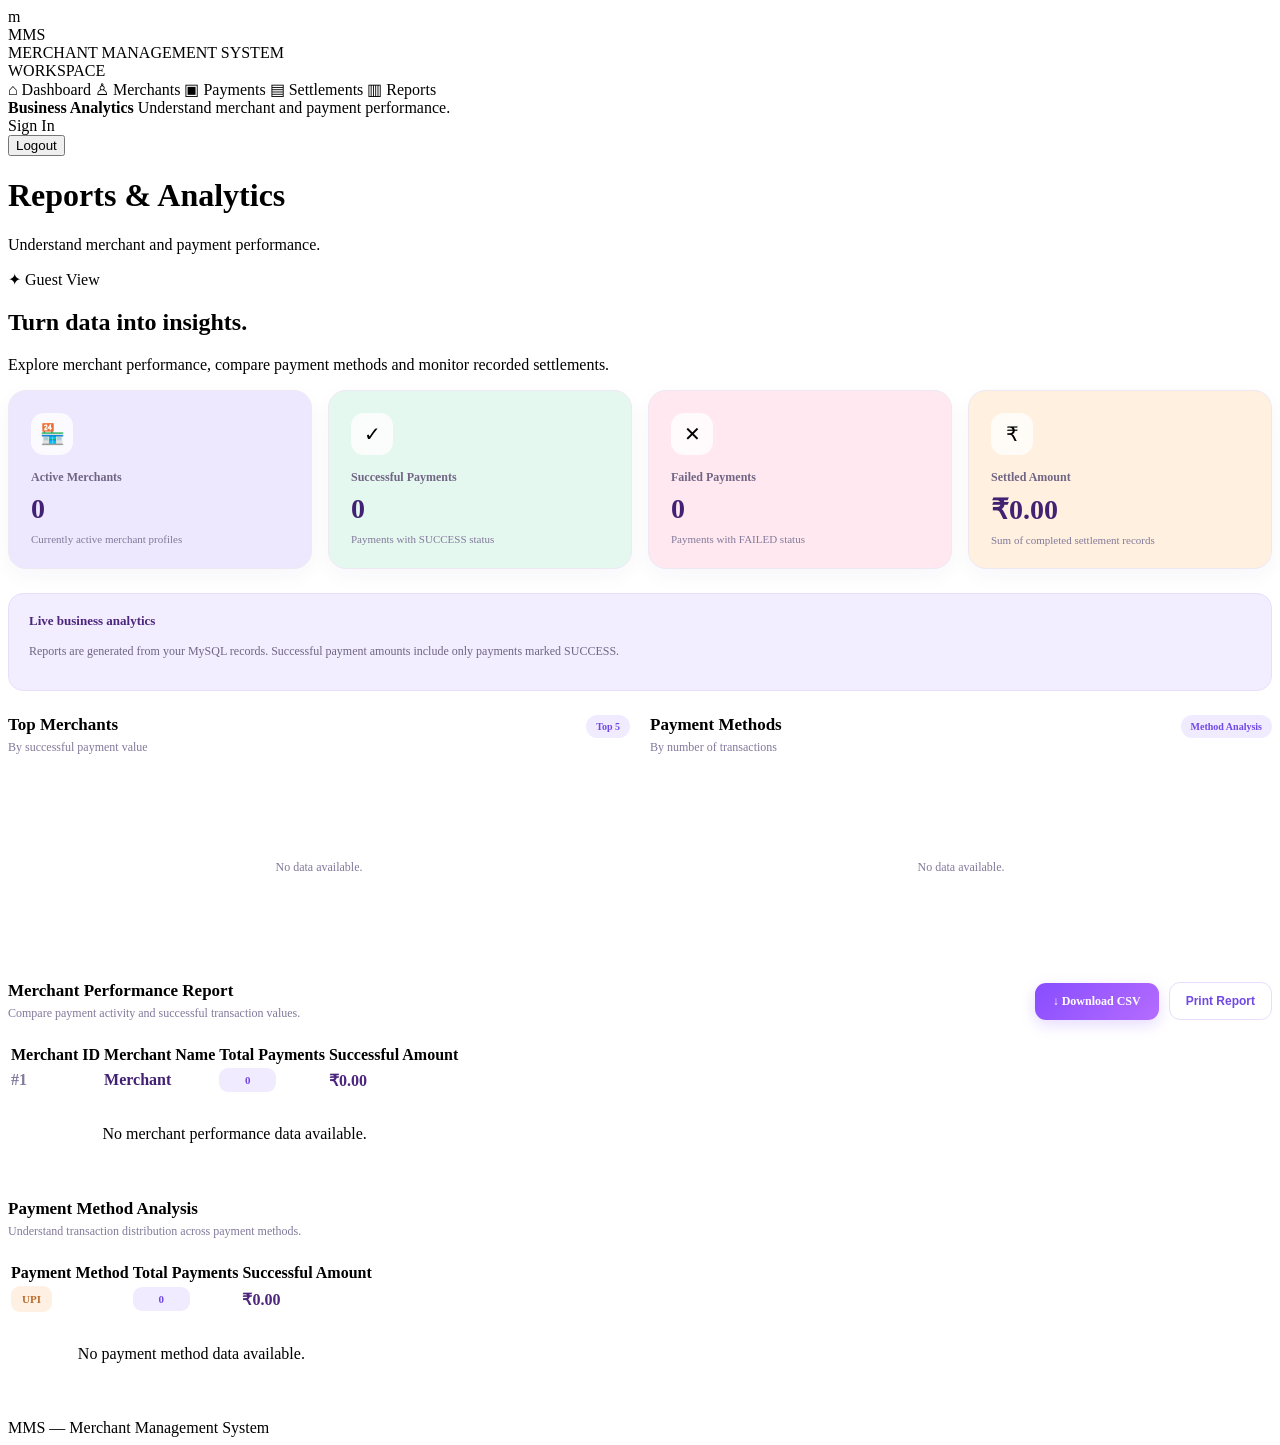
<file: src/main/resources/templates/reports.html>
<!DOCTYPE html>
<html lang="en" xmlns:th="http://www.thymeleaf.org">
<head>
    <meta charset="UTF-8">
    <meta name="viewport" content="width=device-width, initial-scale=1.0">
    <title>MMS | Reports</title>

    <link rel="stylesheet" th:href="@{/css/mms-theme.css}">
    <link rel="stylesheet" th:href="@{/css/premium-pages.css}">
    <link rel="stylesheet" th:href="@{/css/premium-unified.css(v=3)}">

    <style>
        .report-summary {
            display: grid;
            grid-template-columns: repeat(4, minmax(0, 1fr));
            gap: 16px;
            margin-bottom: 24px;
        }

        .summary-tile {
            padding: 22px;
            border: 1px solid #eee8f5;
            border-radius: 18px;
            box-shadow: 0 7px 20px #3920640a;
        }

        .summary-tile:nth-child(1) { background: #eee8ff; }
        .summary-tile:nth-child(2) { background: #e5f8ef; }
        .summary-tile:nth-child(3) { background: #ffe8ef; }
        .summary-tile:nth-child(4) { background: #fff0df; }

        .summary-icon {
            display: grid;
            place-items: center;
            width: 42px;
            height: 42px;
            margin-bottom: 15px;
            border-radius: 13px;
            background: #ffffffcc;
            font-size: 20px;
        }

        .summary-label {
            display: block;
            margin-bottom: 8px;
            color: #706585;
            font-size: 12px;
            font-weight: 700;
        }

        .summary-number {
            display: block;
            color: #422173;
            font-size: 28px;
            font-weight: 800;
            overflow-wrap: anywhere;
        }

        .summary-note {
            display: block;
            margin-top: 8px;
            color: #82799b;
            font-size: 11px;
        }

        .analytics-grid {
            display: grid;
            grid-template-columns: repeat(2, minmax(0, 1fr));
            gap: 20px;
            margin-bottom: 24px;
        }

        .chart-heading {
            display: flex;
            justify-content: space-between;
            align-items: flex-start;
            gap: 10px;
            margin-bottom: 22px;
        }

        .chart-heading h3,
        .report-toolbar h3 {
            margin: 0 0 5px;
            font-size: 17px;
            font-weight: 800;
        }

        .chart-heading p,
        .report-toolbar p {
            margin: 0;
            color: #82799b;
            font-size: 12px;
        }

        .chart-label {
            padding: 6px 10px;
            background: #f1ebff;
            color: #7048e4;
            border-radius: 20px;
            font-size: 10px;
            font-weight: 800;
            white-space: nowrap;
        }

        .bar-chart {
            display: flex;
            flex-direction: column;
            gap: 19px;
            min-height: 180px;
        }

        .chart-row {
            display: flex;
            flex-direction: column;
            gap: 8px;
        }

        .chart-row-top {
            display: flex;
            justify-content: space-between;
            align-items: center;
            gap: 12px;
        }

        .chart-name {
            color: #514266;
            font-size: 12px;
            font-weight: 700;
            overflow-wrap: anywhere;
        }

        .chart-value {
            color: #422173;
            font-size: 12px;
            font-weight: 800;
            white-space: nowrap;
        }

        .chart-track {
            width: 100%;
            height: 12px;
            overflow: hidden;
            background: #f1edf8;
            border-radius: 20px;
        }

        .chart-fill {
            height: 100%;
            border-radius: inherit;
            background: linear-gradient(90deg, #884dff, #ff6295);
        }

        .method-chart .chart-fill {
            background: linear-gradient(90deg, #ff9654, #ff6295);
        }

        .chart-empty {
            display: grid;
            place-items: center;
            min-height: 180px;
            color: #82799b;
            text-align: center;
            font-size: 12px;
        }

        .report-section {
            margin-bottom: 24px;
        }

        .report-toolbar {
            display: flex;
            justify-content: space-between;
            align-items: center;
            flex-wrap: wrap;
            gap: 14px;
            margin-bottom: 22px;
        }

        .merchant-name {
            color: #422173;
            font-weight: 800;
        }

        .merchant-id {
            color: #82799b;
            font-weight: 800;
        }

        .amount-cell {
            color: #4c267d;
            font-weight: 800;
        }

        .count-pill {
            display: inline-block;
            min-width: 35px;
            padding: 6px 11px;
            border-radius: 9px;
            background: #f1ebff;
            color: #7048e4;
            font-size: 11px;
            font-weight: 800;
            text-align: center;
        }

        .method-pill {
            display: inline-block;
            padding: 7px 11px;
            background: #fff0e4;
            color: #bb6c2b;
            border-radius: 9px;
            font-size: 11px;
            font-weight: 800;
        }

        .info-panel {
            display: flex;
            gap: 13px;
            margin-bottom: 24px;
            padding: 17px 20px;
            border: 1px solid #e8defc;
            border-radius: 15px;
            background: #f2edff;
        }

        .info-panel strong {
            color: #4c267d;
            font-size: 13px;
        }

        .info-panel p {
            color: #706585;
            font-size: 12px;
            line-height: 1.7;
        }

        /* REPORT BUTTONS */
        .report-actions {
            display: flex;
            align-items: center;
            flex-wrap: wrap;
            gap: 10px;
        }

        .print-button {
            padding: 11px 16px;
            border: 1px solid #e8defc;
            border-radius: 11px;
            background: white;
            color: #7048e4;
            font-size: 12px;
            font-weight: 800;
            cursor: pointer;
        }

        .download-button {
            display: inline-flex;
            align-items: center;
            justify-content: center;
            padding: 11px 18px;
            border: none;
            border-radius: 11px;
            background: linear-gradient(135deg, #884dff, #b56cff);
            color: white;
            font-size: 12px;
            font-weight: 800;
            text-decoration: none;
            box-shadow: 0 5px 15px rgba(136, 77, 255, 0.20);
            transition: 0.2s ease;
        }

        .download-button:hover {
            background: linear-gradient(135deg, #7040dd, #9954e8);
            transform: translateY(-2px);
            color: white;
        }

        @media (max-width: 1150px) {
            .report-summary {
                grid-template-columns: repeat(2, minmax(0, 1fr));
            }
        }

        @media (max-width: 950px) {
            .analytics-grid {
                grid-template-columns: 1fr;
            }
        }

        @media (max-width: 550px) {
            .report-summary {
                grid-template-columns: 1fr;
            }
        }

        @media print {
            .sidebar,
            .admin-pill,
            .banner,
            .report-actions,
            .footer {
                display: none !important;
            }

            .main {
                margin-left: 0 !important;
                padding: 0 !important;
            }

            body {
                background: white;
            }

            .panel,
            .summary-tile {
                break-inside: avoid;
            }
        }
    </style>
</head>

<body>

    <!-- SIDEBAR -->
    <aside class="sidebar">

        <div class="mms-brand">
            <div class="mms-logo">m</div>
            <div>
                <div class="mms-name">MMS</div>
                <div class="mms-caption">
                    MERCHANT MANAGEMENT SYSTEM
                </div>
            </div>
        </div>

        <div class="nav-label">WORKSPACE</div>

        <a class="nav" th:href="@{/}">
            <span class="symbol">⌂</span>
            Dashboard
        </a>

        <a class="nav" th:href="@{/merchants}">
            <span class="symbol">♙</span>
            Merchants
        </a>

        <a class="nav" th:href="@{/payments}">
            <span class="symbol">▣</span>
            Payments
        </a>

        <a class="nav" th:href="@{/settlements}">
            <span class="symbol">▤</span>
            Settlements
        </a>

        <a class="nav active"
           aria-current="page"
           th:href="@{/reports}">
            <span class="symbol">▥</span>
            Reports
        </a>

        <div class="sidebar-bottom">
            <strong>Business Analytics</strong>
            Understand merchant and payment performance.
        </div>

        <a class="nav"
           th:href="@{/login}"
           th:unless="${isAdmin}">
            Sign In
        </a>

        <form class="logout-form"
              method="post"
              th:action="@{/logout}"
              th:if="${isAdmin}">

            <input type="hidden"
                   th:name="${_csrf.parameterName}"
                   th:value="${_csrf.token}">

            <button class="logout-button" type="submit">
                Logout
            </button>
        </form>

    </aside>

    <!-- MAIN CONTENT -->
    <main class="main">

        <header class="header">
            <div>
                <h1>Reports &amp; Analytics</h1>
                <p class="subtitle">
                    Understand merchant and payment performance.
                </p>
            </div>

            <div class="admin-pill">
                <span class="admin-avatar">✦</span>
                <span th:text="${isAdmin}
                    ? 'Administrator' : 'Guest View'">
                    Guest View
                </span>
            </div>
        </header>

        <!-- BANNER -->
        <section class="banner">
            <div class="banner-content">
                <h2>Turn data into insights.</h2>
                <p>
                    Explore merchant performance,
                    compare payment methods and
                    monitor recorded settlements.
                </p>
            </div>
        </section>

        <!-- SUMMARY CARDS -->
        <section class="report-summary">

            <div class="summary-tile">
                <span class="summary-icon">🏪</span>
                <span class="summary-label">
                    Active Merchants
                </span>
                <span class="summary-number"
                      th:text="${activeMerchants}">
                    0
                </span>
                <span class="summary-note">
                    Currently active merchant profiles
                </span>
            </div>

            <div class="summary-tile">
                <span class="summary-icon">✓</span>
                <span class="summary-label">
                    Successful Payments
                </span>
                <span class="summary-number"
                      th:text="${successfulPayments}">
                    0
                </span>
                <span class="summary-note">
                    Payments with SUCCESS status
                </span>
            </div>

            <div class="summary-tile">
                <span class="summary-icon">✕</span>
                <span class="summary-label">
                    Failed Payments
                </span>
                <span class="summary-number"
                      th:text="${failedPayments}">
                    0
                </span>
                <span class="summary-note">
                    Payments with FAILED status
                </span>
            </div>

            <div class="summary-tile">
                <span class="summary-icon">₹</span>
                <span class="summary-label">
                    Settled Amount
                </span>
                <span class="summary-number"
                      th:text="|₹${#numbers.formatDecimal(
                          settledAmount, 1, 'COMMA', 2, 'POINT'
                      )}|">
                    ₹0.00
                </span>
                <span class="summary-note">
                    Sum of completed settlement records
                </span>
            </div>

        </section>

        <!-- INFORMATION PANEL -->
        <div class="info-panel">
            <div>
                <strong>Live business analytics</strong>
                <p>
                    Reports are generated from your MySQL
                    records. Successful payment amounts
                    include only payments marked SUCCESS.
                </p>
            </div>
        </div>

        <!-- ANALYTICS CHARTS -->
        <section class="analytics-grid">

            <div class="panel">
                <div class="chart-heading">
                    <div>
                        <h3>Top Merchants</h3>
                        <p>By successful payment value</p>
                    </div>
                    <span class="chart-label">Top 5</span>
                </div>

                <div class="bar-chart" id="merchantChart">
                    <div class="chart-empty">
                        Chart will appear when data is available.
                    </div>
                </div>
            </div>

            <div class="panel">
                <div class="chart-heading">
                    <div>
                        <h3>Payment Methods</h3>
                        <p>By number of transactions</p>
                    </div>
                    <span class="chart-label">
                        Method Analysis
                    </span>
                </div>

                <div class="bar-chart method-chart"
                     id="methodChart">
                    <div class="chart-empty">
                        Chart will appear when data is available.
                    </div>
                </div>
            </div>

        </section>

        <!-- MERCHANT PERFORMANCE REPORT -->
        <section class="panel report-section">

            <div class="report-toolbar">
                <div>
                    <h3>Merchant Performance Report</h3>
                    <p>
                        Compare payment activity and
                        successful transaction values.
                    </p>
                </div>

                <!-- DOWNLOAD AND PRINT BUTTONS -->
                <div class="report-actions">

                    <a th:href="@{/reports/download}"
                       th:if="${isAdmin}"
                       class="download-button">
                        ↓ Download CSV
                    </a>

                    <button class="print-button"
                            type="button"
                            onclick="window.print()">
                        Print Report
                    </button>

                </div>
            </div>

            <div class="table-wrap">
                <table id="merchantReportTable">

                    <thead>
                        <tr>
                            <th>Merchant ID</th>
                            <th>Merchant Name</th>
                            <th>Total Payments</th>
                            <th>Successful Amount</th>
                        </tr>
                    </thead>

                    <tbody>

                        <tr th:each="merchant : ${merchantReport}"
                            th:attr="data-chart-name=${merchant.merchant_name},
                                     data-chart-value=${merchant.successful_amount}">

                            <td class="merchant-id"
                                th:text="|#${merchant.merchant_id}|">
                                #1
                            </td>

                            <td class="merchant-name"
                                th:text="${merchant.merchant_name}">
                                Merchant
                            </td>

                            <td>
                                <span class="count-pill"
                                      th:text="${merchant.payment_count}">
                                    0
                                </span>
                            </td>

                            <td class="amount-cell"
                                th:text="|₹${#numbers.formatDecimal(
                                    merchant.successful_amount,
                                    1, 'COMMA', 2, 'POINT'
                                )}|">
                                ₹0.00
                            </td>

                        </tr>

                        <tr th:if="${#lists.isEmpty(merchantReport)}">
                            <td colspan="4"
                                style="text-align:center;padding:30px;">
                                No merchant performance data available.
                            </td>
                        </tr>

                    </tbody>
                </table>
            </div>

        </section>

        <!-- PAYMENT METHOD REPORT -->
        <section class="panel report-section">

            <div class="report-toolbar">
                <div>
                    <h3>Payment Method Analysis</h3>
                    <p>
                        Understand transaction distribution
                        across payment methods.
                    </p>
                </div>
            </div>

            <div class="table-wrap">
                <table id="methodReportTable">

                    <thead>
                        <tr>
                            <th>Payment Method</th>
                            <th>Total Payments</th>
                            <th>Successful Amount</th>
                        </tr>
                    </thead>

                    <tbody>

                        <tr th:each="method : ${methodReport}"
                            th:attr="data-chart-name=${method.payment_method},
                                     data-chart-value=${method.payment_count}">

                            <td>
                                <span class="method-pill"
                                      th:text="${method.payment_method}">
                                    UPI
                                </span>
                            </td>

                            <td>
                                <span class="count-pill"
                                      th:text="${method.payment_count}">
                                    0
                                </span>
                            </td>

                            <td class="amount-cell"
                                th:text="|₹${#numbers.formatDecimal(
                                    method.successful_amount,
                                    1, 'COMMA', 2, 'POINT'
                                )}|">
                                ₹0.00
                            </td>

                        </tr>

                        <tr th:if="${#lists.isEmpty(methodReport)}">
                            <td colspan="3"
                                style="text-align:center;padding:30px;">
                                No payment method data available.
                            </td>
                        </tr>

                    </tbody>
                </table>
            </div>

        </section>

        <footer class="footer">
            MMS — Merchant Management System
        </footer>

    </main>

    <!-- CHART JAVASCRIPT -->
    <script>
        function formatRupees(value) {
            return "₹" + Number(value).toLocaleString("en-IN", {
                minimumFractionDigits: 2,
                maximumFractionDigits: 2
            });
        }

        function readChartData(tableId) {
            const rows = document.querySelectorAll(
                "#" + tableId + " tbody tr[data-chart-name]"
            );

            return Array.from(rows).map(function(row) {
                return {
                    name: row.dataset.chartName || "Unknown",
                    value: Number(row.dataset.chartValue) || 0
                };
            });
        }

        function renderBarChart(containerId, items, formatter) {
            const container = document.getElementById(containerId);

            if (!container) {
                return;
            }

            container.replaceChildren();

            if (items.length === 0) {
                const empty = document.createElement("div");
                empty.className = "chart-empty";
                empty.textContent = "No data available.";
                container.appendChild(empty);
                return;
            }

            const maximum = Math.max(
                1,
                ...items.map(item => item.value)
            );

            items.forEach(function(item) {
                const row = document.createElement("div");
                row.className = "chart-row";

                const top = document.createElement("div");
                top.className = "chart-row-top";

                const name = document.createElement("span");
                name.className = "chart-name";
                name.textContent = item.name;

                const value = document.createElement("span");
                value.className = "chart-value";
                value.textContent = formatter(item.value);

                top.append(name, value);

                const track = document.createElement("div");
                track.className = "chart-track";

                const fill = document.createElement("div");
                fill.className = "chart-fill";

                const percentage = item.value / maximum * 100;
                fill.style.width = percentage + "%";

                track.appendChild(fill);
                row.append(top, track);
                container.appendChild(row);
            });
        }

        document.addEventListener("DOMContentLoaded", function() {

            const merchants = readChartData(
                "merchantReportTable"
            );

            merchants.sort(function(a, b) {
                return b.value - a.value;
            });

            renderBarChart(
                "merchantChart",
                merchants.slice(0, 5),
                formatRupees
            );

            const methods = readChartData(
                "methodReportTable"
            );

            renderBarChart(
                "methodChart",
                methods,
                function(value) {
                    return value.toLocaleString("en-IN");
                }
            );
        });
    </script>

</body>
</html>
</file>
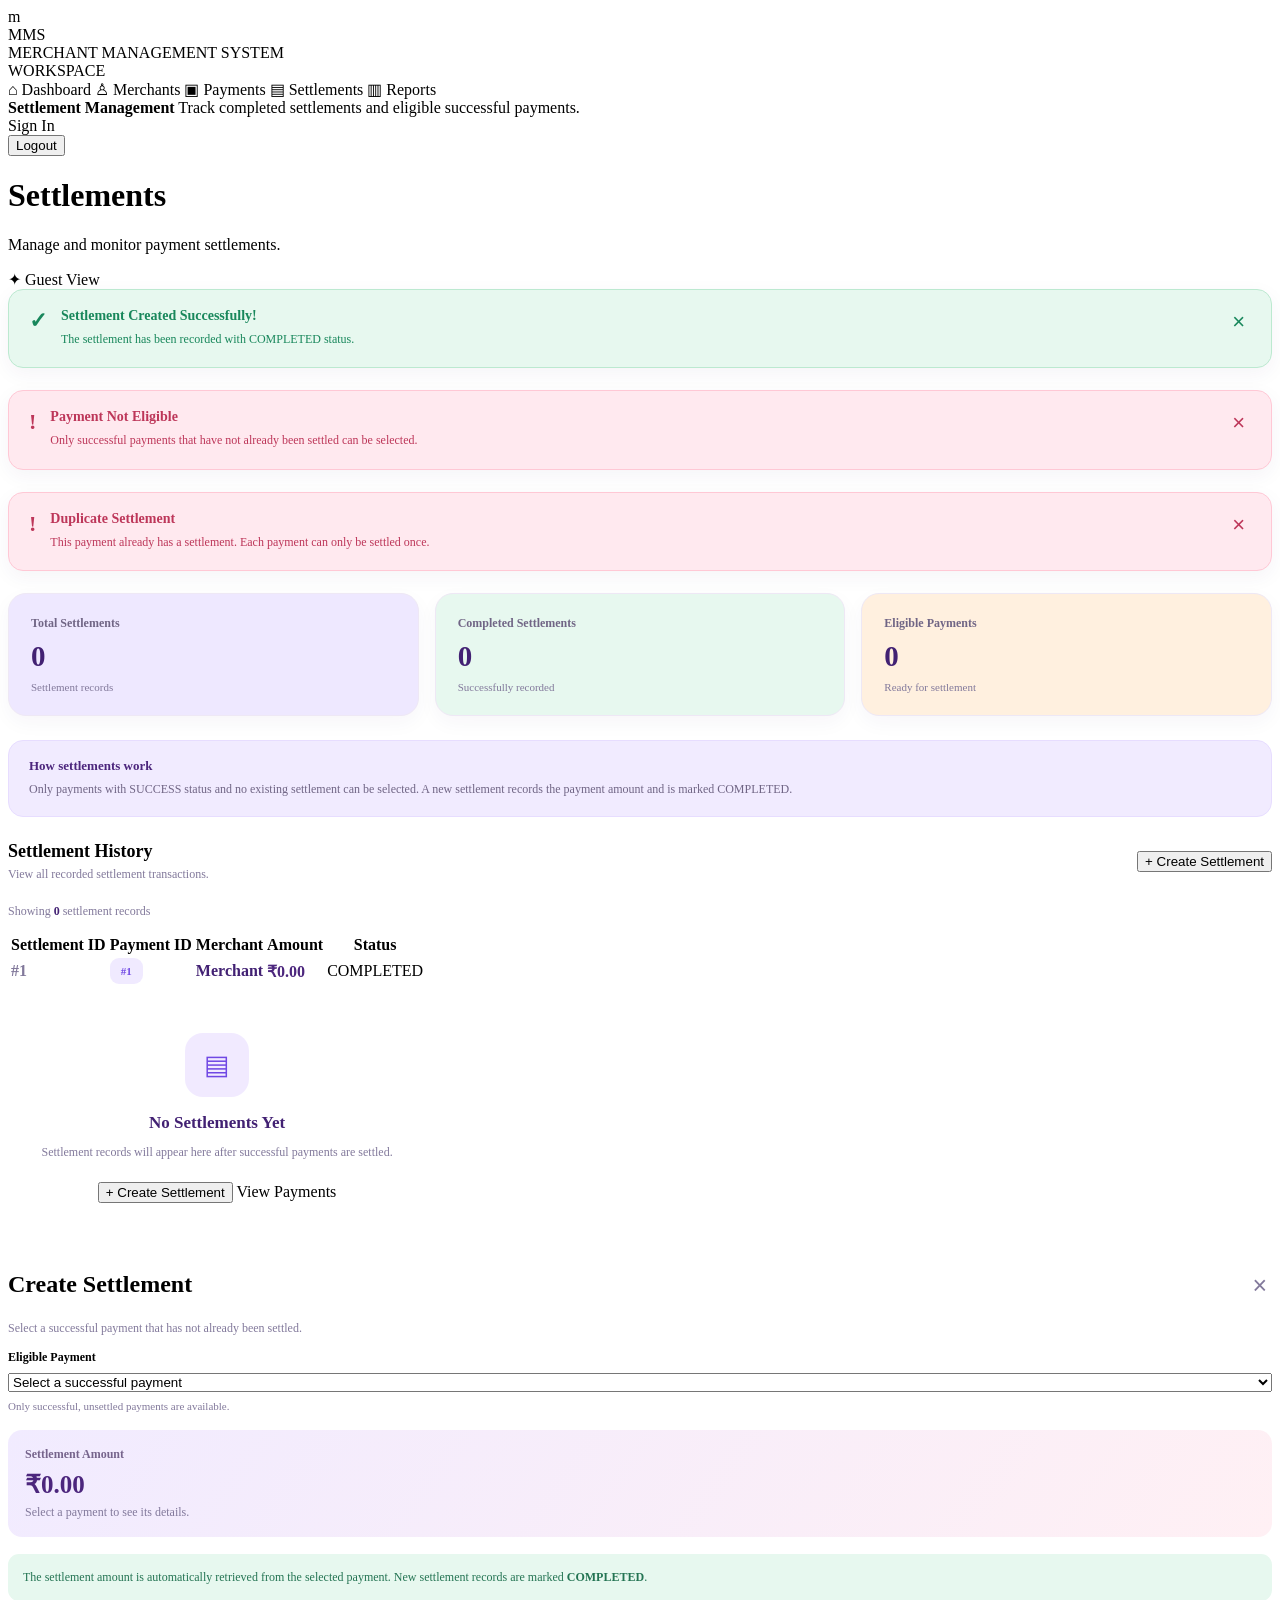
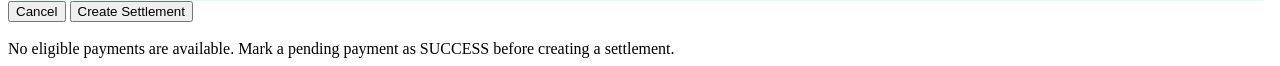
<file: src/main/resources/templates/settlements.html>
<!DOCTYPE html>
<html lang="en" xmlns:th="http://www.thymeleaf.org">

<head>
    <meta charset="UTF-8">
    <meta name="viewport" content="width=device-width, initial-scale=1.0">
    <title>MMS | Settlements</title>

    <link rel="stylesheet" th:href="@{/css/mms-theme.css}">
    <link rel="stylesheet" th:href="@{/css/premium-pages.css}">
    <link rel="stylesheet" th:href="@{/css/premium-unified.css(v=3)}">

    <style>
        .settlement-summary {
            display: grid;
            grid-template-columns: repeat(3, minmax(0, 1fr));
            gap: 16px;
            margin-bottom: 24px;
        }

        .summary-tile {
            padding: 22px;
            border: 1px solid #eee8f5;
            border-radius: 18px;
            box-shadow: 0 7px 20px #3920640a;
        }

        .summary-tile:nth-child(1) { background: #eee8ff; }
        .summary-tile:nth-child(2) { background: #e7f8ef; }
        .summary-tile:nth-child(3) { background: #fff0df; }

        .summary-label {
            display: block;
            margin-bottom: 9px;
            color: #706585;
            font-size: 12px;
            font-weight: 700;
        }

        .summary-number {
            display: block;
            color: #422173;
            font-size: 29px;
            font-weight: 800;
            overflow-wrap: anywhere;
        }

        .summary-note {
            display: block;
            margin-top: 8px;
            color: #82799b;
            font-size: 11px;
        }

        .settlement-toolbar {
            display: flex;
            align-items: center;
            justify-content: space-between;
            flex-wrap: wrap;
            gap: 15px;
            margin-bottom: 22px;
        }

        .settlement-toolbar h3 {
            margin: 0 0 5px;
            font-size: 18px;
            font-weight: 800;
        }

        .settlement-toolbar p {
            margin: 0;
            color: #82799b;
            font-size: 12px;
        }

        .settlement-id {
            color: #82799b;
            font-weight: 800;
        }

        .merchant-name {
            color: #422173;
            font-weight: 800;
        }

        .settlement-amount {
            color: #4c267d;
            font-weight: 800;
        }

        .payment-reference {
            display: inline-block;
            padding: 7px 11px;
            background: #f0eaff;
            color: #7048e4;
            border-radius: 9px;
            font-size: 11px;
            font-weight: 800;
        }

        .info-panel {
            display: flex;
            align-items: flex-start;
            gap: 13px;
            padding: 17px 20px;
            margin-bottom: 24px;
            background: #f1ebff;
            border: 1px solid #e7ddff;
            border-radius: 15px;
        }

        .info-panel strong {
            display: block;
            margin-bottom: 5px;
            color: #4c267d;
            font-size: 13px;
        }

        .info-panel p {
            margin: 0;
            color: #706585;
            font-size: 12px;
            line-height: 1.7;
        }

        .record-count {
            margin-bottom: 14px;
            color: #82799b;
            font-size: 12px;
        }

        .record-count strong { color: #422173; }

        .modal-close {
            float: right;
            padding: 0 5px;
            border: none;
            background: transparent;
            color: #82799b;
            font-size: 25px;
            cursor: pointer;
        }

        .modal-description {
            color: #82799b;
            font-size: 12px;
            line-height: 1.7;
        }

        .form-field { margin-bottom: 18px; }

        .form-field label {
            display: block;
            margin-bottom: 8px;
            font-size: 12px;
            font-weight: 800;
        }

        .form-field select { width: 100%; }

        .form-hint {
            margin: 8px 0 0;
            color: #82799b;
            font-size: 11px;
        }

        .settlement-preview {
            padding: 17px;
            margin-top: 18px;
            background: linear-gradient(125deg, #f1ebff, #fff0f4);
            border-radius: 14px;
        }

        .preview-label {
            display: block;
            margin-bottom: 8px;
            color: #76648c;
            font-size: 12px;
            font-weight: 700;
        }

        .preview-amount {
            display: block;
            color: #4c267d;
            font-size: 25px;
            font-weight: 800;
        }

        .preview-merchant {
            display: block;
            margin-top: 6px;
            color: #82799b;
            font-size: 12px;
        }

        .settlement-note {
            margin-top: 17px;
            padding: 13px 15px;
            border-radius: 11px;
            background: #e7f8ef;
            color: #247453;
            font-size: 12px;
            line-height: 1.7;
        }

        .account-controls form { margin: 0; }

        /* FEATURE 3: NOTIFICATIONS */

        .mms-notice {
            display: flex;
            align-items: flex-start;
            gap: 14px;
            padding: 18px 20px;
            margin-bottom: 22px;
            border: 1px solid;
            border-radius: 15px;
            box-shadow: 0 6px 20px #3920640d;
        }

        .mms-notice-success {
            background: #e7f8ef;
            border-color: #bce9d0;
            color: #18875b;
        }

        .mms-notice-error {
            background: #ffe9ef;
            border-color: #ffc8d5;
            color: #bd3659;
        }

        .mms-notice-icon {
            font-size: 22px;
            font-weight: 800;
        }

        .mms-notice-content { flex: 1; }

        .mms-notice-content strong {
            display: block;
            font-size: 14px;
            margin-bottom: 5px;
        }

        .mms-notice-content p {
            margin: 0;
            font-size: 12px;
            line-height: 1.7;
        }

        .mms-notice-close {
            border: none;
            background: transparent;
            color: inherit;
            font-size: 22px;
            cursor: pointer;
        }

        /* FEATURE 3: EMPTY STATES */

        .mms-empty-state {
            text-align: center;
            padding: 45px 20px;
        }

        .mms-empty-icon {
            width: 64px;
            height: 64px;
            display: flex;
            align-items: center;
            justify-content: center;
            margin: 0 auto 16px;
            background: #f1eaff;
            color: #7048e4;
            border-radius: 18px;
            font-size: 27px;
        }

        .mms-empty-state h3 {
            color: #422173;
            font-size: 17px;
            margin: 0 0 9px;
        }

        .mms-empty-state p {
            color: #82799b;
            font-size: 12px;
            line-height: 1.8;
            margin: 0 auto 18px;
            max-width: 360px;
        }

        @media (max-width: 1050px) {
            .settlement-summary {
                grid-template-columns: repeat(2, minmax(0, 1fr));
            }
        }

        @media (max-width: 650px) {
            .settlement-summary { grid-template-columns: 1fr; }
            .settlement-toolbar { align-items: stretch; }
        }
    </style>
</head>

<body>

    <!-- SIDEBAR -->

    <aside class="sidebar">

        <div class="mms-brand">
            <div class="mms-logo">m</div>
            <div>
                <div class="mms-name">MMS</div>
                <div class="mms-caption">
                    MERCHANT MANAGEMENT SYSTEM
                </div>
            </div>
        </div>

        <div class="nav-label">WORKSPACE</div>

        <a class="nav" th:href="@{/}">
            <span class="symbol">⌂</span>
            Dashboard
        </a>

        <a class="nav" th:href="@{/merchants}">
            <span class="symbol">♙</span>
            Merchants
        </a>

        <a class="nav" th:href="@{/payments}">
            <span class="symbol">▣</span>
            Payments
        </a>

        <a class="nav active"
           aria-current="page"
           th:href="@{/settlements}">
            <span class="symbol">▤</span>
            Settlements
        </a>

        <a class="nav" th:href="@{/reports}">
            <span class="symbol">▥</span>
            Reports
        </a>

        <div class="sidebar-bottom">
            <strong>Settlement Management</strong>
            Track completed settlements and
            eligible successful payments.
        </div>

        <a class="nav"
           th:href="@{/login}"
           th:unless="${isAdmin}">
            Sign In
        </a>

        <form class="logout-form"
              th:action="@{/logout}"
              method="post"
              th:if="${isAdmin}">

            <input type="hidden"
                   th:name="${_csrf.parameterName}"
                   th:value="${_csrf.token}">

            <button class="logout-button" type="submit">
                Logout
            </button>
        </form>
    </aside>

    <!-- MAIN -->

    <main class="main">

        <header class="header">
            <div>
                <h1>Settlements</h1>
                <p class="subtitle">
                    Manage and monitor payment settlements.
                </p>
            </div>

            <div class="account-controls">
                <div class="admin-pill">
                    <span class="admin-avatar">✦</span>
                    <span th:text="${isAdmin}
                        ? 'Administrator'
                        : 'Guest View'">
                        Guest View
                    </span>
                </div>
            </div>
        </header>

        <!-- PURPLE BANNER REMOVED -->

        <!-- FEATURE 3: SUCCESS NOTIFICATION -->

        <div class="mms-notice mms-notice-success"
             th:if="${param.added != null}"
             role="status">

            <span class="mms-notice-icon">✓</span>

            <div class="mms-notice-content">
                <strong>Settlement Created Successfully!</strong>
                <p>
                    The settlement has been recorded
                    with COMPLETED status.
                </p>
            </div>

            <button class="mms-notice-close"
                    type="button"
                    aria-label="Dismiss notification"
                    onclick="this.parentElement.remove()">
                ×
            </button>
        </div>

        <!-- INVALID PAYMENT -->

        <div class="mms-notice mms-notice-error"
             th:if="${param.error != null
                 and param.error[0] == 'invalid'}"
             role="alert">

            <span class="mms-notice-icon">!</span>

            <div class="mms-notice-content">
                <strong>Payment Not Eligible</strong>
                <p>
                    Only successful payments that have
                    not already been settled can be selected.
                </p>
            </div>

            <button class="mms-notice-close"
                    type="button"
                    aria-label="Dismiss notification"
                    onclick="this.parentElement.remove()">
                ×
            </button>
        </div>

        <!-- DUPLICATE SETTLEMENT -->

        <div class="mms-notice mms-notice-error"
             th:if="${param.error != null
                 and param.error[0] == 'duplicate'}"
             role="alert">

            <span class="mms-notice-icon">!</span>

            <div class="mms-notice-content">
                <strong>Duplicate Settlement</strong>
                <p>
                    This payment already has a settlement.
                    Each payment can only be settled once.
                </p>
            </div>

            <button class="mms-notice-close"
                    type="button"
                    aria-label="Dismiss notification"
                    onclick="this.parentElement.remove()">
                ×
            </button>
        </div>

        <!-- SETTLEMENT SUMMARY -->

        <section class="settlement-summary">

            <div class="summary-tile">
                <span class="summary-label">
                    Total Settlements
                </span>

                <span class="summary-number"
                      th:text="${#lists.size(settlements)}">
                    0
                </span>

                <span class="summary-note">
                    Settlement records
                </span>
            </div>

            <div class="summary-tile">
                <span class="summary-label">
                    Completed Settlements
                </span>

                <span class="summary-number"
                      th:text="${#lists.size(settlements.?[settlement_status == 'COMPLETED'])}">
                    0
                </span>

                <span class="summary-note">
                    Successfully recorded
                </span>
            </div>

            <div class="summary-tile">
                <span class="summary-label">
                    Eligible Payments
                </span>

                <span class="summary-number"
                      th:text="${#lists.size(eligiblePayments)}">
                    0
                </span>

                <span class="summary-note">
                    Ready for settlement
                </span>
            </div>
        </section>

        <!-- INFORMATION PANEL -->

        <div class="info-panel">
            <div>
                <strong>How settlements work</strong>
                <p>
                    Only payments with SUCCESS status
                    and no existing settlement can be selected.
                    A new settlement records the payment amount
                    and is marked COMPLETED.
                </p>
            </div>
        </div>

        <!-- SETTLEMENT RECORDS -->

        <section class="panel">

            <div class="settlement-toolbar">

                <div>
                    <h3>Settlement History</h3>
                    <p>
                        View all recorded settlement transactions.
                    </p>
                </div>

                <button class="btn primary"
                        type="button"
                        th:if="${isAdmin}"
                        onclick="openModal('addSettlementModal')">
                    + Create Settlement
                </button>
            </div>

            <p class="record-count">
                Showing
                <strong th:text="${#lists.size(settlements)}">
                    0
                </strong>
                settlement records
            </p>

            <div class="table-wrap">
                <table>

                    <thead>
                        <tr>
                            <th>Settlement ID</th>
                            <th>Payment ID</th>
                            <th>Merchant</th>
                            <th>Amount</th>
                            <th>Status</th>
                        </tr>
                    </thead>

                    <tbody>

                        <tr th:each="settlement : ${settlements}">

                            <td class="settlement-id"
                                th:text="|#${settlement.settlement_id}|">
                                #1
                            </td>

                            <td>
                                <span class="payment-reference"
                                      th:text="|#${settlement.payment_id}|">
                                    #1
                                </span>
                            </td>

                            <td class="merchant-name"
                                th:text="${settlement.merchant_name}">
                                Merchant
                            </td>

                            <td class="settlement-amount"
                                th:text="|₹${#numbers.formatDecimal(settlement.settlement_amount, 1, 'COMMA', 2, 'POINT')}|">
                                ₹0.00
                            </td>

                            <td>
                                <span class="status"
                                      th:classappend="${settlement.settlement_status}"
                                      th:text="${settlement.settlement_status}">
                                    COMPLETED
                                </span>
                            </td>
                        </tr>

                        <!-- FEATURE 3: EMPTY STATE -->

                        <tr th:if="${#lists.isEmpty(settlements)}">
                            <td colspan="5">

                                <div class="mms-empty-state">

                                    <div class="mms-empty-icon">▤</div>

                                    <h3>No Settlements Yet</h3>

                                    <p>
                                        Settlement records will appear
                                        here after successful payments
                                        are settled.
                                    </p>

                                    <button class="btn primary"
                                            type="button"
                                            th:if="${isAdmin and !#lists.isEmpty(eligiblePayments)}"
                                            onclick="openModal('addSettlementModal')">
                                        + Create Settlement
                                    </button>

                                    <a class="btn secondary"
                                       th:href="@{/payments}"
                                       th:if="${#lists.isEmpty(eligiblePayments)}">
                                        View Payments
                                    </a>
                                </div>
                            </td>
                        </tr>
                    </tbody>
                </table>
            </div>
        </section>
    </main>

    <!-- CREATE SETTLEMENT MODAL -->

    <div class="modal"
         id="addSettlementModal"
         role="dialog"
         aria-modal="true"
         aria-labelledby="settlementModalTitle"
         th:if="${isAdmin}">

        <div class="modal-content">

            <button class="modal-close"
                    type="button"
                    aria-label="Close"
                    onclick="closeModal('addSettlementModal')">
                ×
            </button>

            <h2 id="settlementModalTitle">
                Create Settlement
            </h2>

            <p class="modal-description">
                Select a successful payment that has
                not already been settled.
            </p>

            <form method="post"
                  th:action="@{/settlements/add}"
                  onsubmit="return confirmSettlement()">

                <input type="hidden"
                       th:name="${_csrf.parameterName}"
                       th:value="${_csrf.token}">

                <!-- ELIGIBLE PAYMENT -->

                <div class="form-field">

                    <label for="paymentId">
                        Eligible Payment
                    </label>

                    <select id="paymentId"
                            name="paymentId"
                            required
                            onchange="updateSettlementPreview()">

                        <option value="" selected disabled>
                            Select a successful payment
                        </option>

                        <option th:each="payment : ${eligiblePayments}"
                                th:value="${payment.payment_id}"
                                th:attr="data-amount=${payment.amount},
                                         data-merchant=${payment.merchant_name}"
                                th:text="|Payment #${payment.payment_id} - ${payment.merchant_name} - ₹${#numbers.formatDecimal(payment.amount, 1, 'COMMA', 2, 'POINT')}|">
                            Payment
                        </option>
                    </select>

                    <p class="form-hint">
                        Only successful, unsettled
                        payments are available.
                    </p>
                </div>

                <!-- SETTLEMENT PREVIEW -->

                <div class="settlement-preview"
                     aria-live="polite">

                    <span class="preview-label">
                        Settlement Amount
                    </span>

                    <span class="preview-amount"
                          id="previewAmount">
                        ₹0.00
                    </span>

                    <span class="preview-merchant"
                          id="previewMerchant">
                        Select a payment to see its details.
                    </span>
                </div>

                <!-- SETTLEMENT NOTE -->

                <div class="settlement-note">
                    The settlement amount is automatically
                    retrieved from the selected payment.

                    New settlement records are marked
                    <strong>COMPLETED</strong>.
                </div>

                <!-- FORM BUTTONS -->

                <div class="modal-actions">

                    <button class="btn secondary"
                            type="button"
                            onclick="closeModal('addSettlementModal')">
                        Cancel
                    </button>

                    <button class="btn primary"
                            type="submit"
                            th:disabled="${#lists.isEmpty(eligiblePayments)}">
                        Create Settlement
                    </button>
                </div>
            </form>

            <!-- NO ELIGIBLE PAYMENTS -->

            <div class="alert alert-error"
                 style="margin-top:18px;"
                 th:if="${#lists.isEmpty(eligiblePayments)}">

                No eligible payments are available.

                Mark a pending payment as SUCCESS
                before creating a settlement.
            </div>
        </div>
    </div>

    <!-- JAVASCRIPT -->

    <script>
        function openModal(modalId) {
            const modal = document.getElementById(modalId);

            if (modal) {
                modal.style.display = "flex";
            }
        }

        function closeModal(modalId) {
            const modal = document.getElementById(modalId);

            if (modal) {
                modal.style.display = "none";
            }
        }

        function updateSettlementPreview() {
            const select = document.getElementById("paymentId");
            const selected = select.options[select.selectedIndex];

            const amountElement =
                document.getElementById("previewAmount");

            const merchantElement =
                document.getElementById("previewMerchant");

            if (!selected || !selected.value) {
                amountElement.textContent = "₹0.00";

                merchantElement.textContent =
                    "Select a payment to see its details.";

                return;
            }

            const amount = Number(selected.dataset.amount);
            const merchant = selected.dataset.merchant || "";

            amountElement.textContent =
                "₹" + amount.toLocaleString("en-IN", {
                    minimumFractionDigits: 2,
                    maximumFractionDigits: 2
                });

            merchantElement.textContent = merchant;
        }

        function confirmSettlement() {
            const select = document.getElementById("paymentId");

            if (!select.value) {
                return false;
            }

            return confirm(
                "Create a settlement for this payment?"
            );
        }

        window.addEventListener("click", function(event) {
            const modal =
                document.getElementById("addSettlementModal");

            if (modal && event.target === modal) {
                closeModal("addSettlementModal");
            }
        });

        document.addEventListener("keydown", function(event) {
            if (event.key === "Escape") {
                closeModal("addSettlementModal");
            }
        });
    </script>

</body>
</html>
</file>
